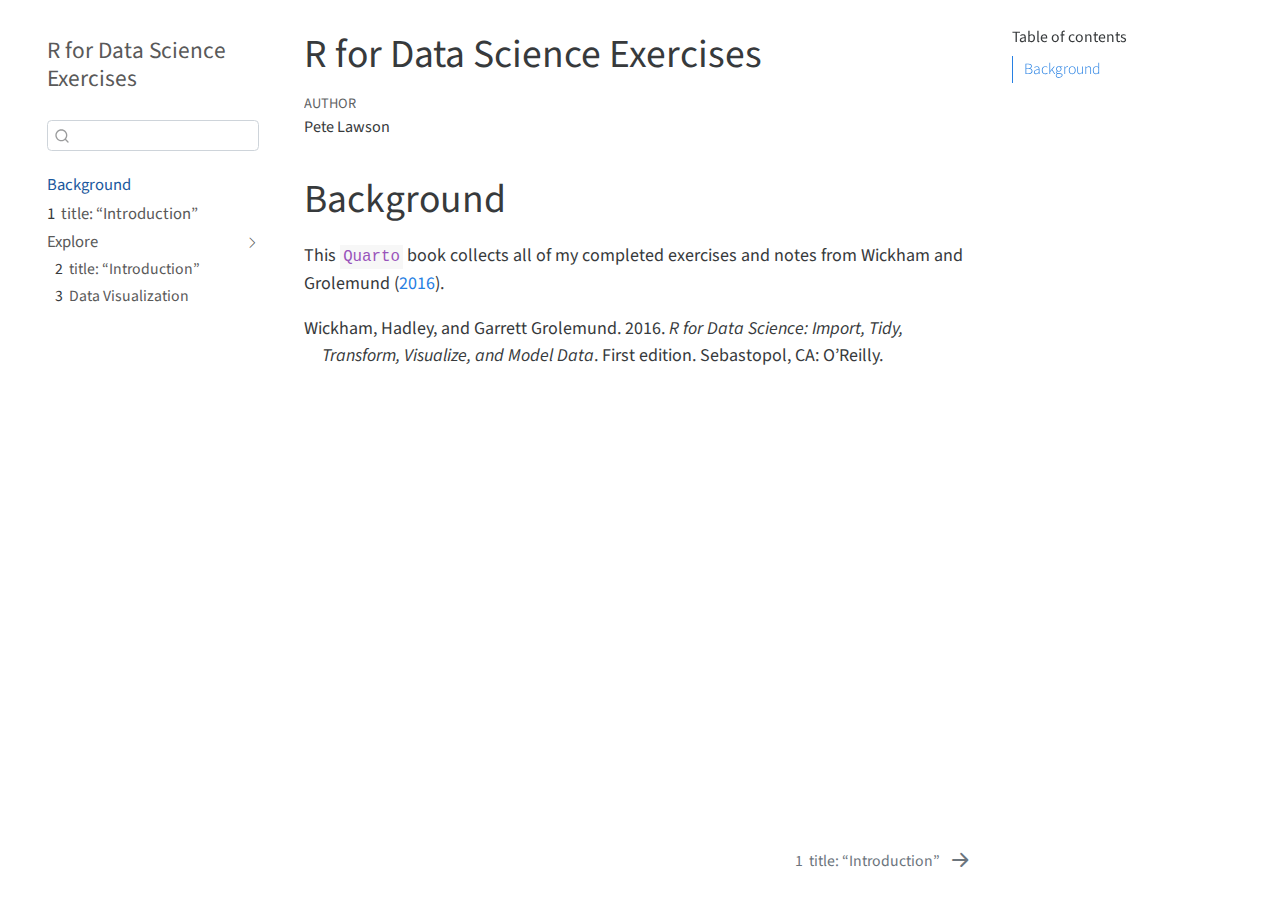
<file: docs/index.html>
<!DOCTYPE html>
<html xmlns="http://www.w3.org/1999/xhtml" lang="en" xml:lang="en"><head>

<meta charset="utf-8">
<meta name="generator" content="quarto-1.0.38">

<meta name="viewport" content="width=device-width, initial-scale=1.0, user-scalable=yes">

<meta name="author" content="Pete Lawson">

<title>R for Data Science Exercises</title>
<style>
code{white-space: pre-wrap;}
span.smallcaps{font-variant: small-caps;}
span.underline{text-decoration: underline;}
div.column{display: inline-block; vertical-align: top; width: 50%;}
div.hanging-indent{margin-left: 1.5em; text-indent: -1.5em;}
ul.task-list{list-style: none;}
div.csl-bib-body { }
div.csl-entry {
  clear: both;
}
.hanging div.csl-entry {
  margin-left:2em;
  text-indent:-2em;
}
div.csl-left-margin {
  min-width:2em;
  float:left;
}
div.csl-right-inline {
  margin-left:2em;
  padding-left:1em;
}
div.csl-indent {
  margin-left: 2em;
}
</style>


<script src="site_libs/quarto-nav/quarto-nav.js"></script>
<script src="site_libs/quarto-nav/headroom.min.js"></script>
<script src="site_libs/clipboard/clipboard.min.js"></script>
<script src="site_libs/quarto-search/autocomplete.umd.js"></script>
<script src="site_libs/quarto-search/fuse.min.js"></script>
<script src="site_libs/quarto-search/quarto-search.js"></script>
<meta name="quarto:offset" content="./">
<link href="./introduction.html" rel="next">
<script src="site_libs/quarto-html/quarto.js"></script>
<script src="site_libs/quarto-html/popper.min.js"></script>
<script src="site_libs/quarto-html/tippy.umd.min.js"></script>
<script src="site_libs/quarto-html/anchor.min.js"></script>
<link href="site_libs/quarto-html/tippy.css" rel="stylesheet">
<link href="site_libs/quarto-html/quarto-syntax-highlighting.css" rel="stylesheet" id="quarto-text-highlighting-styles">
<script src="site_libs/bootstrap/bootstrap.min.js"></script>
<link href="site_libs/bootstrap/bootstrap-icons.css" rel="stylesheet">
<link href="site_libs/bootstrap/bootstrap.min.css" rel="stylesheet" id="quarto-bootstrap" data-mode="light">
<script id="quarto-search-options" type="application/json">{
  "location": "sidebar",
  "copy-button": false,
  "collapse-after": 3,
  "panel-placement": "start",
  "type": "textbox",
  "limit": 20,
  "language": {
    "search-no-results-text": "No results",
    "search-matching-documents-text": "matching documents",
    "search-copy-link-title": "Copy link to search",
    "search-hide-matches-text": "Hide additional matches",
    "search-more-match-text": "more match in this document",
    "search-more-matches-text": "more matches in this document",
    "search-clear-button-title": "Clear",
    "search-detached-cancel-button-title": "Cancel",
    "search-submit-button-title": "Submit"
  }
}</script>


</head>

<body class="nav-sidebar floating">

<div id="quarto-search-results"></div>
  <header id="quarto-header" class="headroom fixed-top">
  <nav class="quarto-secondary-nav" data-bs-toggle="collapse" data-bs-target="#quarto-sidebar" aria-controls="quarto-sidebar" aria-expanded="false" aria-label="Toggle sidebar navigation" onclick="if (window.quartoToggleHeadroom) { window.quartoToggleHeadroom(); }">
    <div class="container-fluid d-flex justify-content-between">
      <h1 class="quarto-secondary-nav-title">R for Data Science Exercises</h1>
      <button type="button" class="quarto-btn-toggle btn" aria-label="Show secondary navigation">
        <i class="bi bi-chevron-right"></i>
      </button>
    </div>
  </nav>
</header>
<!-- content -->
<div id="quarto-content" class="quarto-container page-columns page-rows-contents page-layout-article">
<!-- sidebar -->
  <nav id="quarto-sidebar" class="sidebar collapse sidebar-navigation floating overflow-auto">
    <div class="pt-lg-2 mt-2 text-left sidebar-header">
    <div class="sidebar-title mb-0 py-0">
      <a href="./">R for Data Science Exercises</a> 
    </div>
      </div>
      <div class="mt-2 flex-shrink-0 align-items-center">
        <div class="sidebar-search">
        <div id="quarto-search" class="" title="Search"></div>
        </div>
      </div>
    <div class="sidebar-menu-container"> 
    <ul class="list-unstyled mt-1">
        <li class="sidebar-item">
  <div class="sidebar-item-container"> 
  <a href="./index.html" class="sidebar-item-text sidebar-link active">Background</a>
  </div>
</li>
        <li class="sidebar-item">
  <div class="sidebar-item-container"> 
  <a href="./introduction.html" class="sidebar-item-text sidebar-link"><span class="chapter-number">1</span>&nbsp; <span class="chapter-title">title: “Introduction”</span></a>
  </div>
</li>
        <li class="sidebar-item sidebar-item-section">
      <div class="sidebar-item-container"> 
            <a class="sidebar-item-text sidebar-link text-start" data-bs-toggle="collapse" data-bs-target="#quarto-sidebar-section-1" aria-expanded="true">Explore</a>
          <a class="sidebar-item-toggle text-start" data-bs-toggle="collapse" data-bs-target="#quarto-sidebar-section-1" aria-expanded="true">
            <i class="bi bi-chevron-right ms-2"></i>
          </a> 
      </div>
      <ul id="quarto-sidebar-section-1" class="collapse list-unstyled sidebar-section depth1 show">  
          <li class="sidebar-item">
  <div class="sidebar-item-container"> 
  <a href="./explore-introduction.html" class="sidebar-item-text sidebar-link"><span class="chapter-number">2</span>&nbsp; <span class="chapter-title">title: “Introduction”</span></a>
  </div>
</li>
          <li class="sidebar-item">
  <div class="sidebar-item-container"> 
  <a href="./data-visualization.html" class="sidebar-item-text sidebar-link"><span class="chapter-number">3</span>&nbsp; <span class="chapter-title">Data Visualization</span></a>
  </div>
</li>
      </ul>
  </li>
    </ul>
    </div>
</nav>
<!-- margin-sidebar -->
    <div id="quarto-margin-sidebar" class="sidebar margin-sidebar">
        <nav id="TOC" role="doc-toc">
    <h2 id="toc-title">Table of contents</h2>
   
  <ul>
  <li><a href="#background" id="toc-background" class="nav-link active" data-scroll-target="#background">Background</a></li>
  </ul>
</nav>
    </div>
<!-- main -->
<main class="content" id="quarto-document-content">

<header id="title-block-header" class="quarto-title-block default">
<div class="quarto-title">
<h1 class="title d-none d-lg-block">R for Data Science Exercises</h1>
</div>



<div class="quarto-title-meta">

    <div>
    <div class="quarto-title-meta-heading">Author</div>
    <div class="quarto-title-meta-contents">
             <p>Pete Lawson </p>
          </div>
  </div>
    
    
  </div>
  

</header>

<section id="background" class="level1 unnumbered">
<h1 class="unnumbered">Background</h1>
<p>This <code>Quarto</code> book collects all of my completed exercises and notes from <span class="citation" data-cites="wickham_r_2016">Wickham and Grolemund (<a href="index.html#ref-wickham_r_2016" role="doc-biblioref">2016</a>)</span>.</p>
<div id="refs" class="references csl-bib-body hanging-indent" role="doc-bibliography">
<div id="ref-wickham_r_2016" class="csl-entry" role="doc-biblioentry">
Wickham, Hadley, and Garrett Grolemund. 2016. <em>R for Data Science:
Import, Tidy, Transform, Visualize, and Model Data</em>. First edition.
Sebastopol, CA: O’Reilly.
</div>
</div>


</section>

</main> <!-- /main -->
<script id="quarto-html-after-body" type="application/javascript">
window.document.addEventListener("DOMContentLoaded", function (event) {
  const toggleBodyColorMode = (bsSheetEl) => {
    const mode = bsSheetEl.getAttribute("data-mode");
    const bodyEl = window.document.querySelector("body");
    if (mode === "dark") {
      bodyEl.classList.add("quarto-dark");
      bodyEl.classList.remove("quarto-light");
    } else {
      bodyEl.classList.add("quarto-light");
      bodyEl.classList.remove("quarto-dark");
    }
  }
  const toggleBodyColorPrimary = () => {
    const bsSheetEl = window.document.querySelector("link#quarto-bootstrap");
    if (bsSheetEl) {
      toggleBodyColorMode(bsSheetEl);
    }
  }
  toggleBodyColorPrimary();  
  const icon = "";
  const anchorJS = new window.AnchorJS();
  anchorJS.options = {
    placement: 'right',
    icon: icon
  };
  anchorJS.add('.anchored');
  const clipboard = new window.ClipboardJS('.code-copy-button', {
    target: function(trigger) {
      return trigger.previousElementSibling;
    }
  });
  clipboard.on('success', function(e) {
    // button target
    const button = e.trigger;
    // don't keep focus
    button.blur();
    // flash "checked"
    button.classList.add('code-copy-button-checked');
    var currentTitle = button.getAttribute("title");
    button.setAttribute("title", "Copied!");
    setTimeout(function() {
      button.setAttribute("title", currentTitle);
      button.classList.remove('code-copy-button-checked');
    }, 1000);
    // clear code selection
    e.clearSelection();
  });
  function tippyHover(el, contentFn) {
    const config = {
      allowHTML: true,
      content: contentFn,
      maxWidth: 500,
      delay: 100,
      arrow: false,
      appendTo: function(el) {
          return el.parentElement;
      },
      interactive: true,
      interactiveBorder: 10,
      theme: 'quarto',
      placement: 'bottom-start'
    };
    window.tippy(el, config); 
  }
  const noterefs = window.document.querySelectorAll('a[role="doc-noteref"]');
  for (var i=0; i<noterefs.length; i++) {
    const ref = noterefs[i];
    tippyHover(ref, function() {
      let href = ref.getAttribute('href');
      try { href = new URL(href).hash; } catch {}
      const id = href.replace(/^#\/?/, "");
      const note = window.document.getElementById(id);
      return note.innerHTML;
    });
  }
  var bibliorefs = window.document.querySelectorAll('a[role="doc-biblioref"]');
  for (var i=0; i<bibliorefs.length; i++) {
    const ref = bibliorefs[i];
    const cites = ref.parentNode.getAttribute('data-cites').split(' ');
    tippyHover(ref, function() {
      var popup = window.document.createElement('div');
      cites.forEach(function(cite) {
        var citeDiv = window.document.createElement('div');
        citeDiv.classList.add('hanging-indent');
        citeDiv.classList.add('csl-entry');
        var biblioDiv = window.document.getElementById('ref-' + cite);
        if (biblioDiv) {
          citeDiv.innerHTML = biblioDiv.innerHTML;
        }
        popup.appendChild(citeDiv);
      });
      return popup.innerHTML;
    });
  }
});
</script>
<nav class="page-navigation">
  <div class="nav-page nav-page-previous">
  </div>
  <div class="nav-page nav-page-next">
      <a href="./introduction.html" class="pagination-link">
        <span class="nav-page-text"><span class="chapter-number">1</span>&nbsp; <span class="chapter-title">title: “Introduction”</span></span> <i class="bi bi-arrow-right-short"></i>
      </a>
  </div>
</nav>
</div> <!-- /content -->



</body></html>
</file>
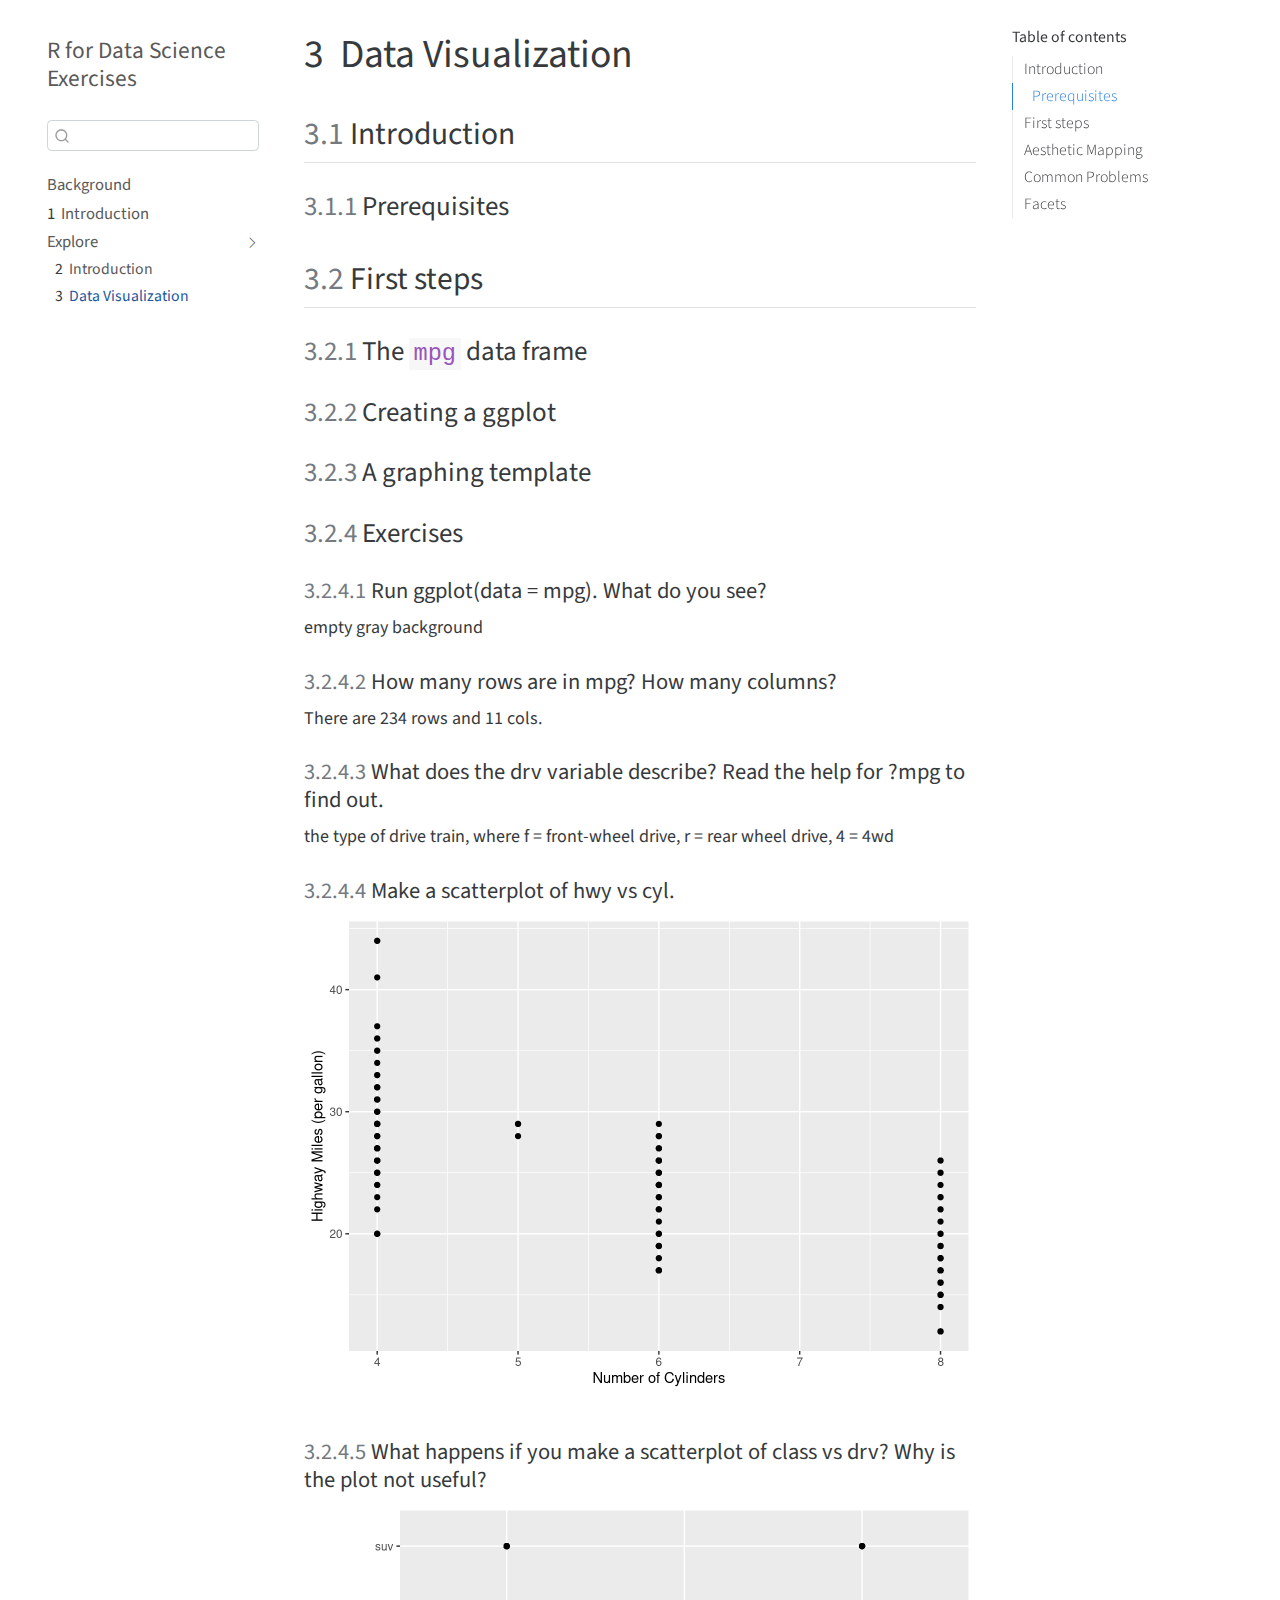
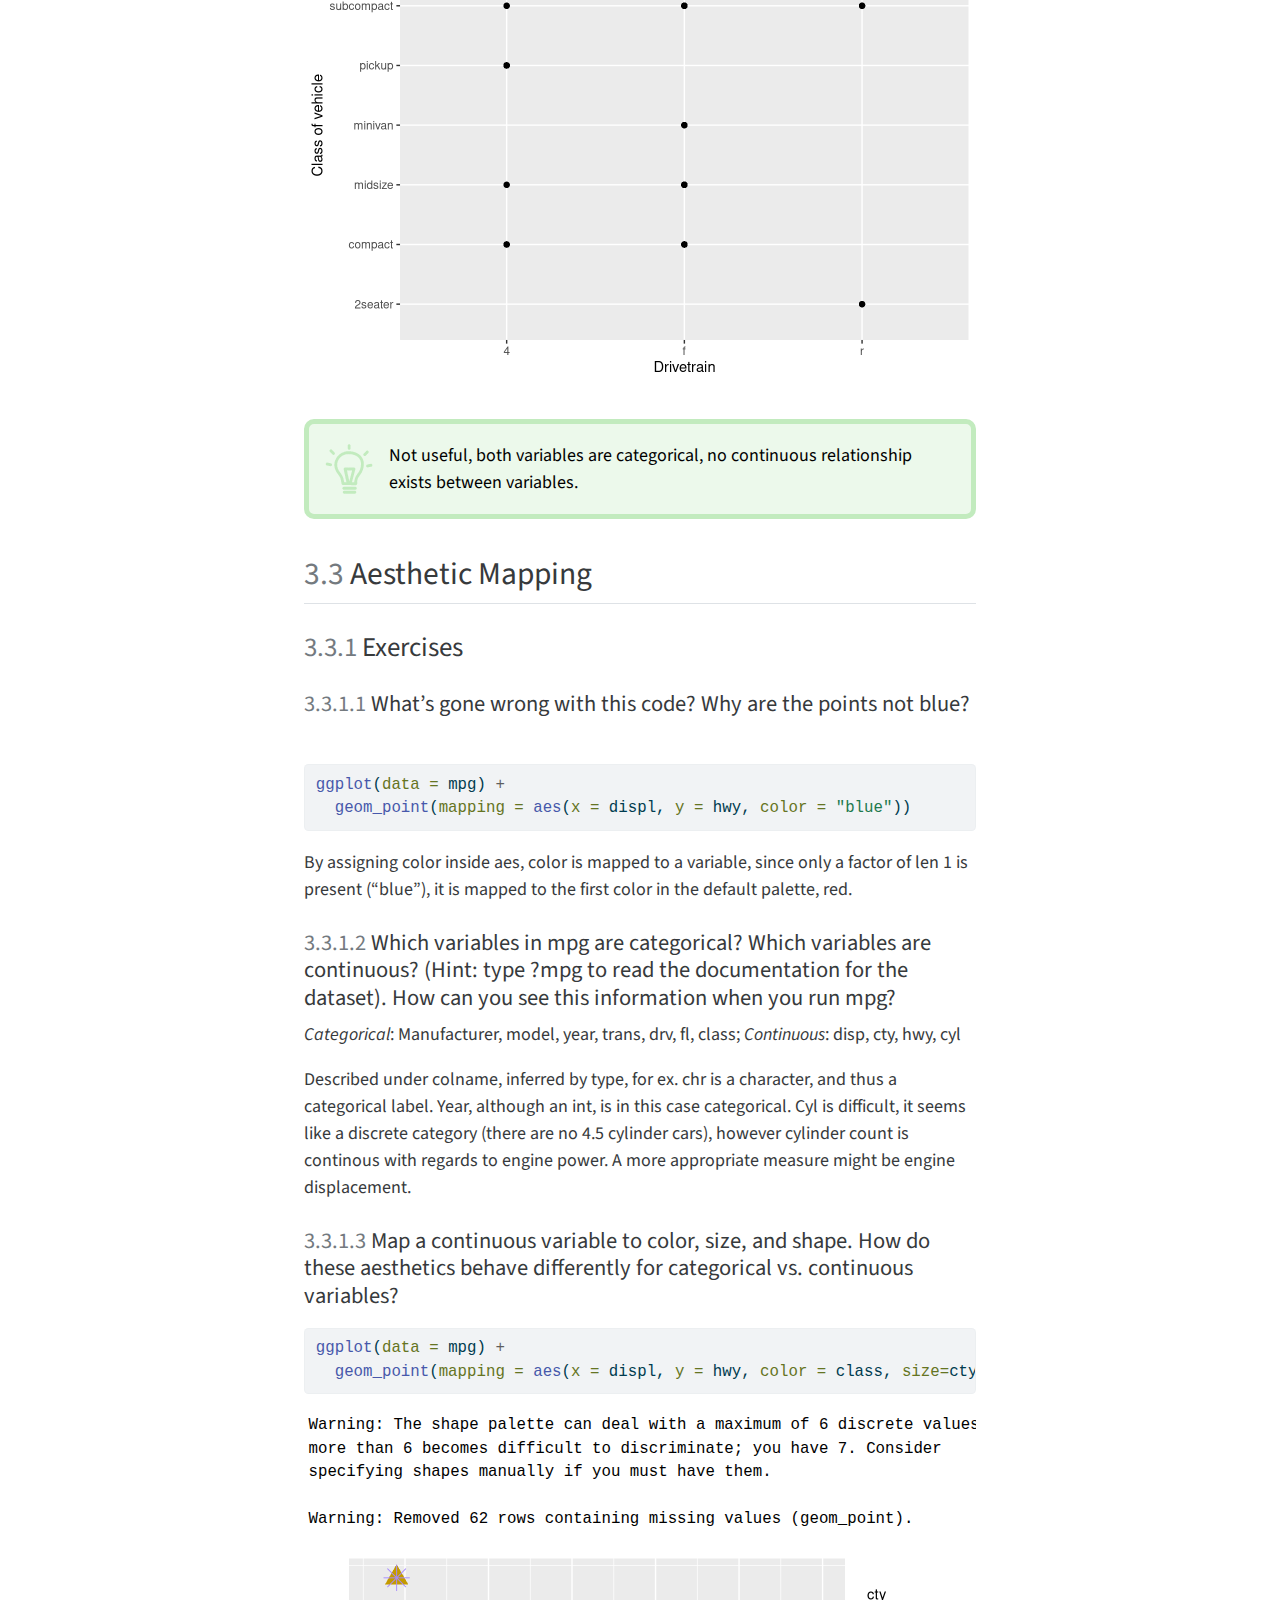
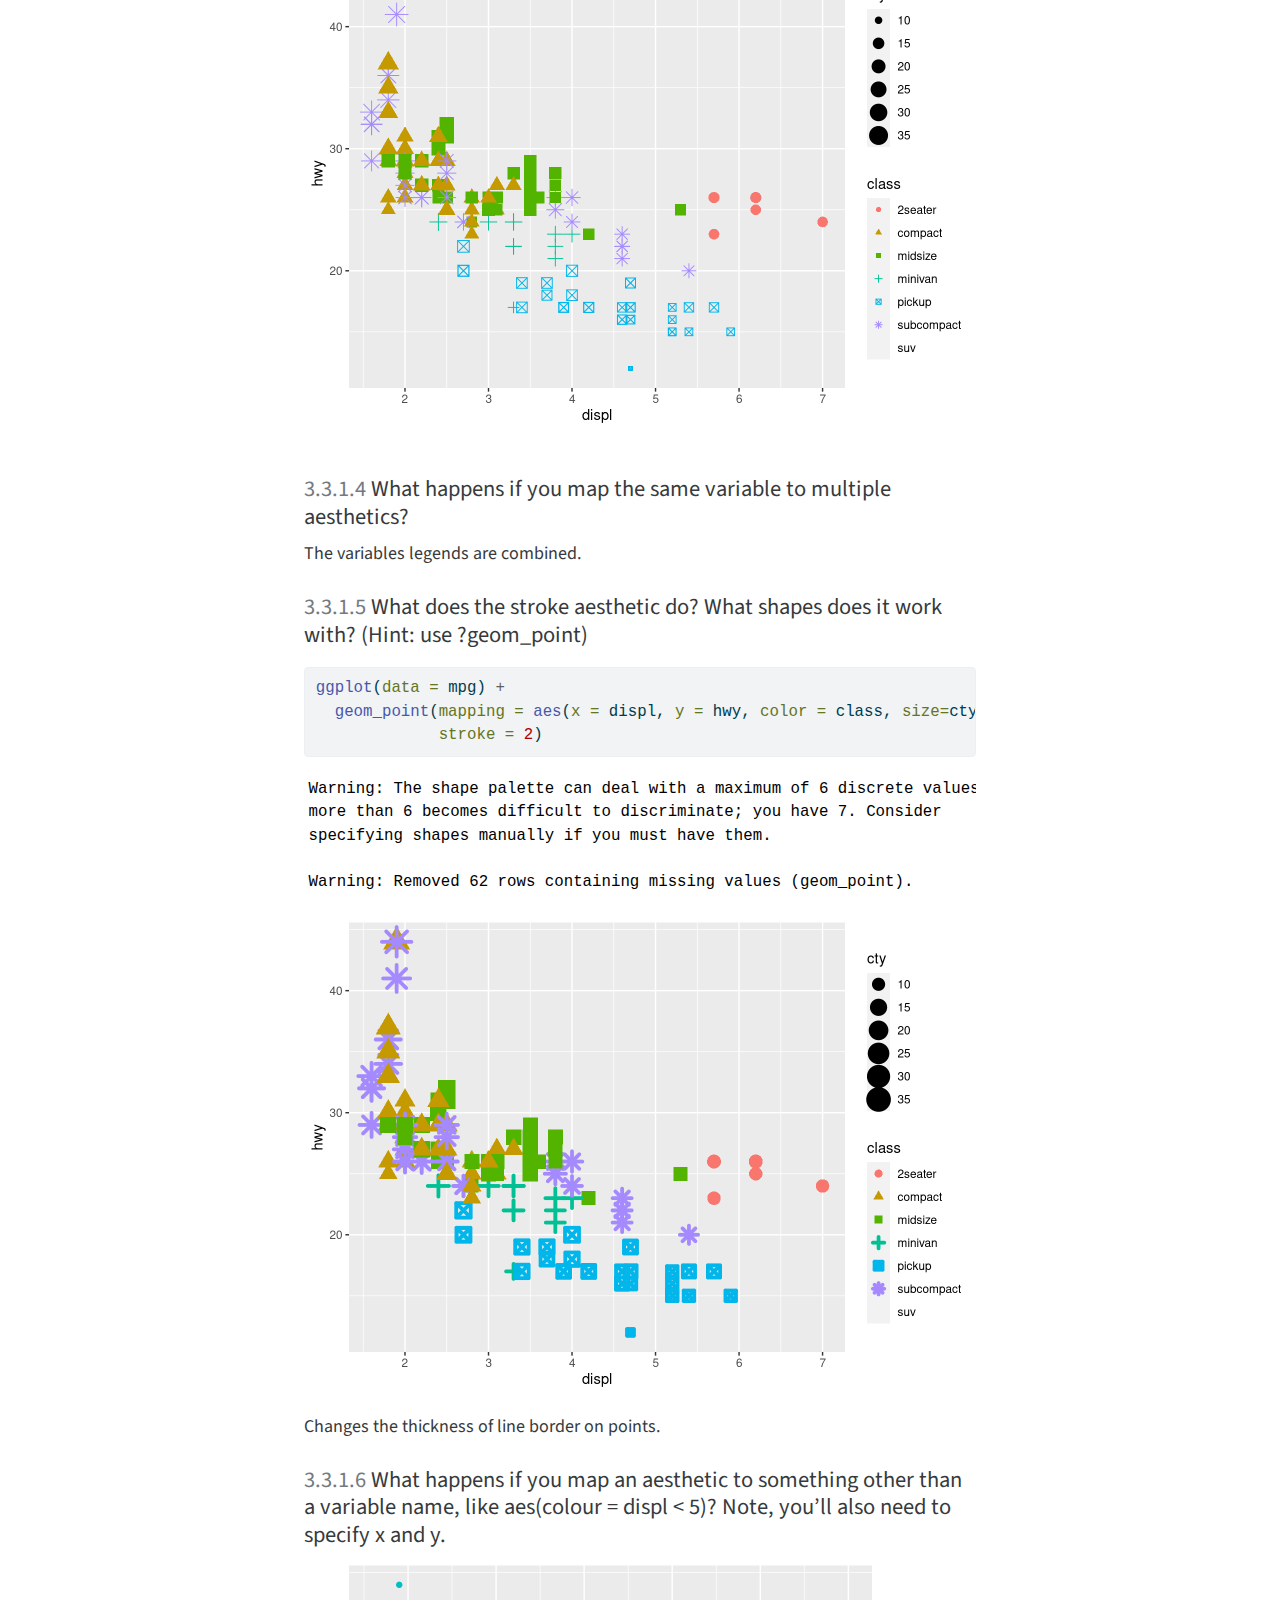
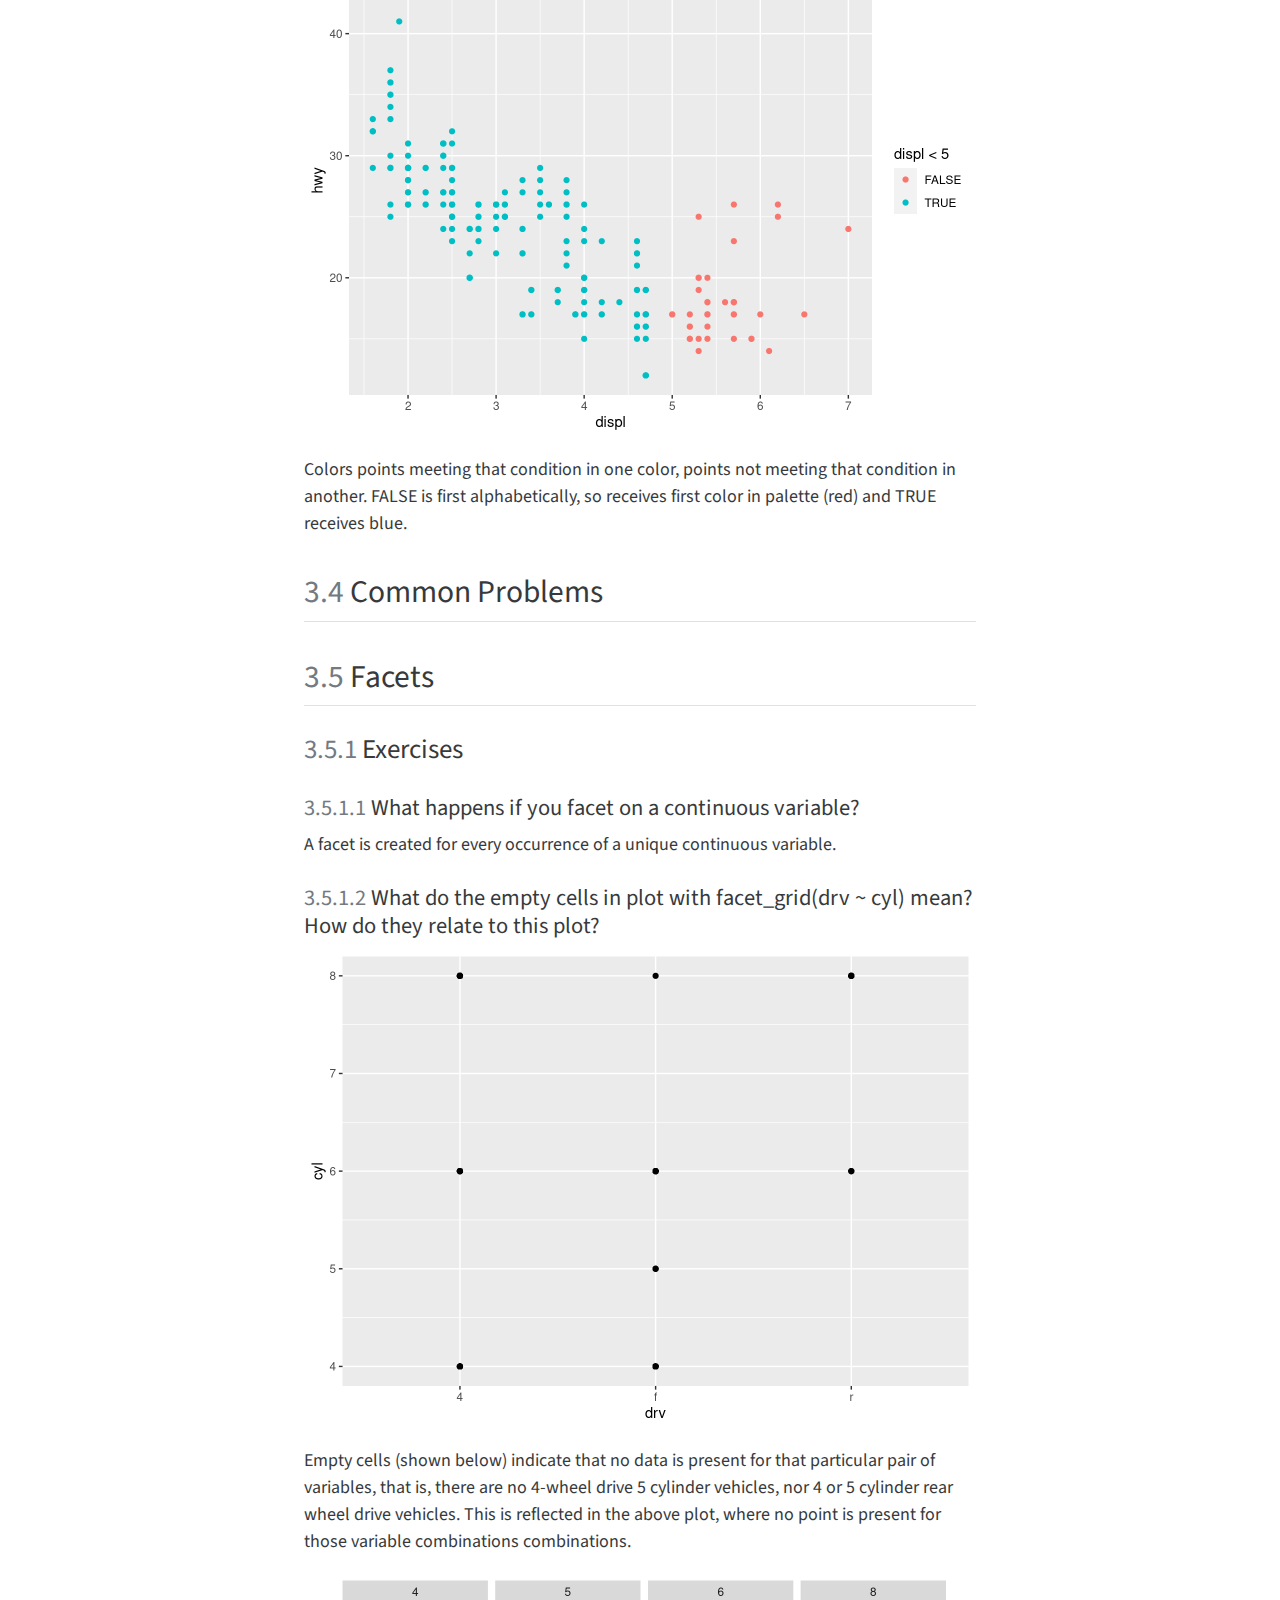
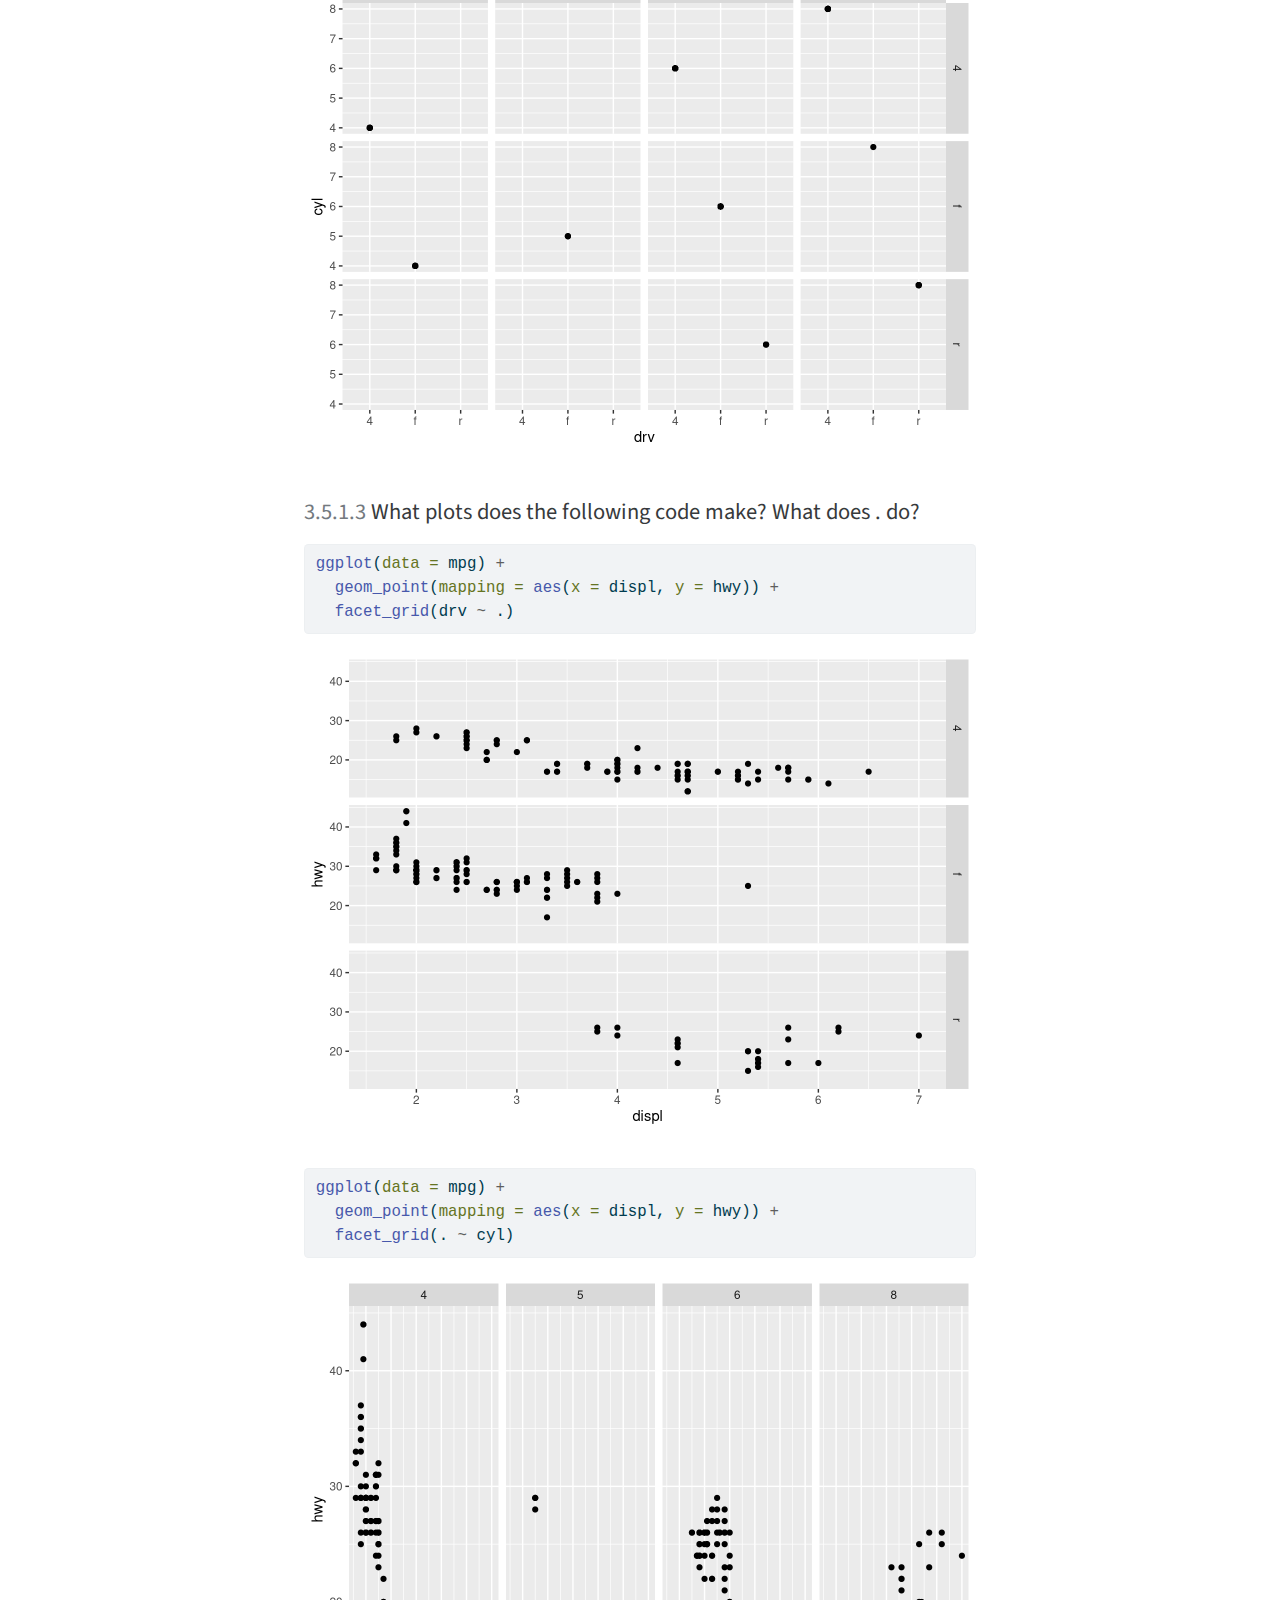
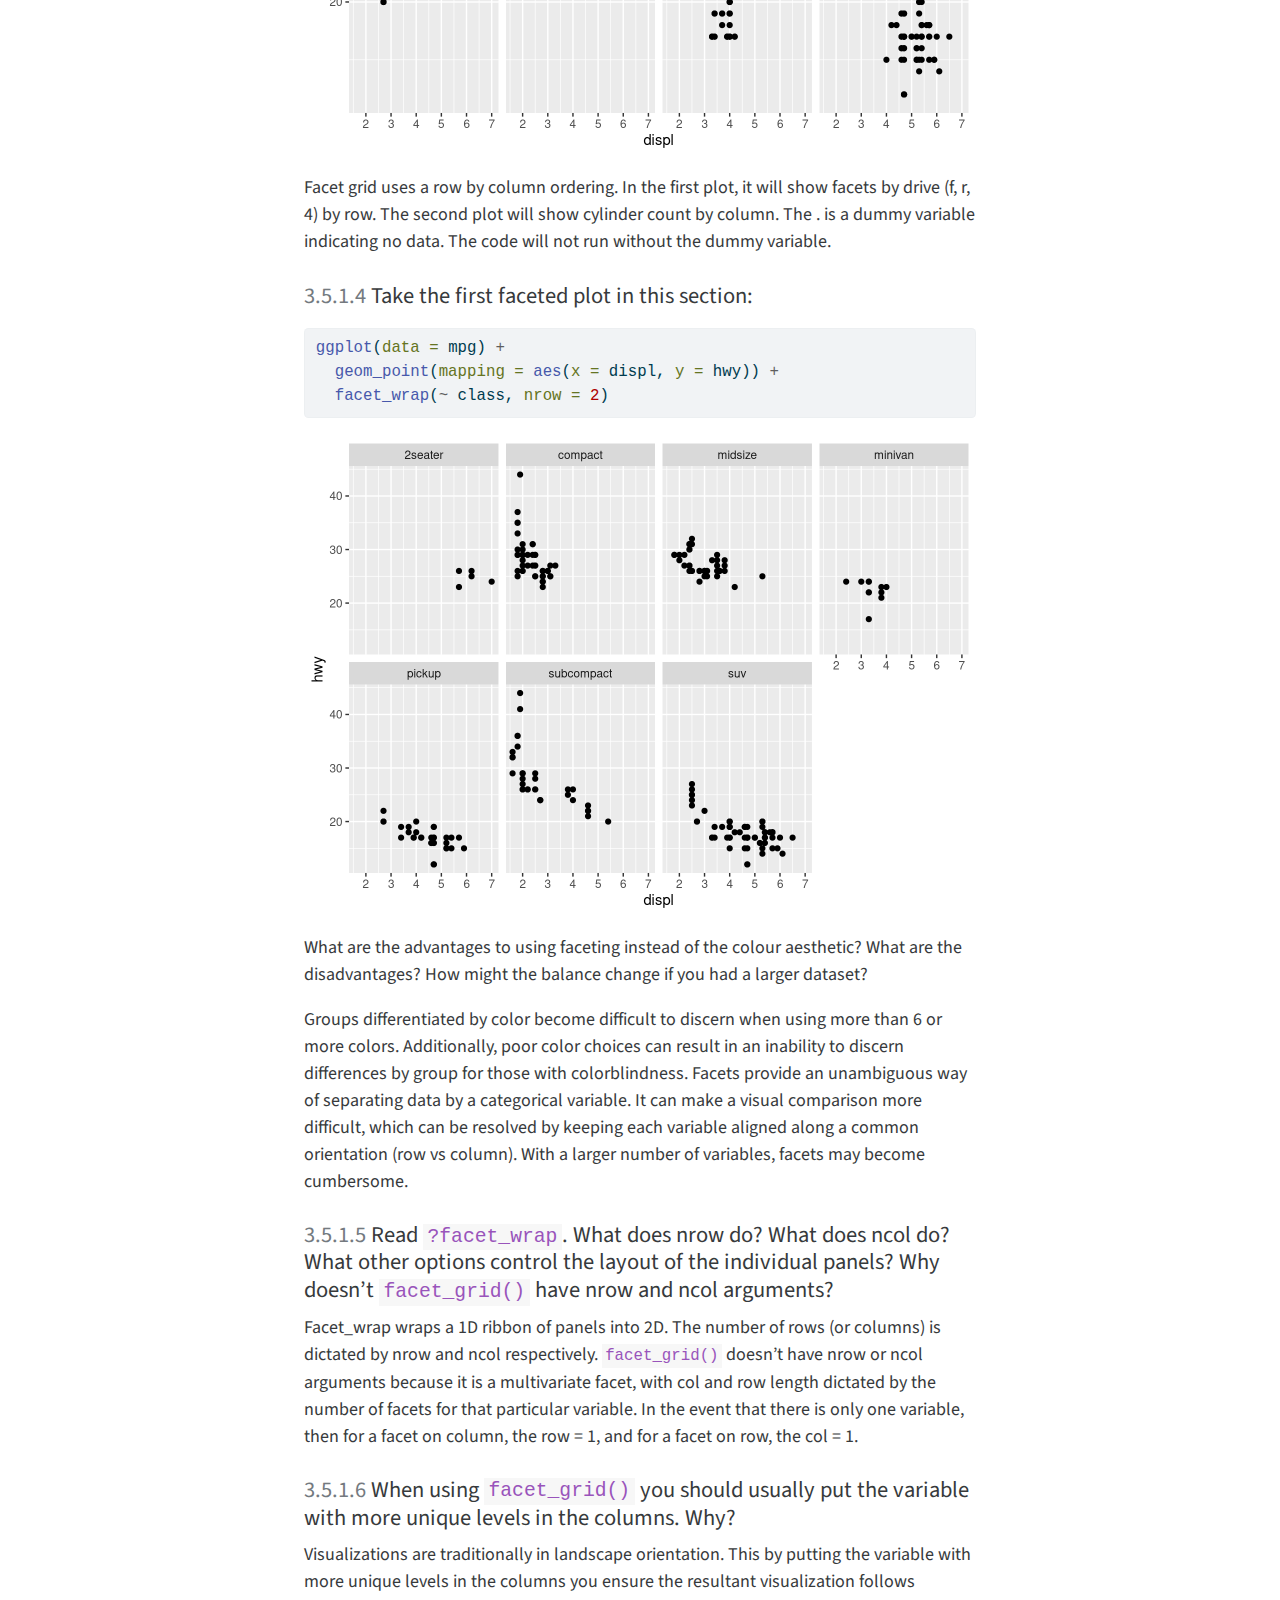
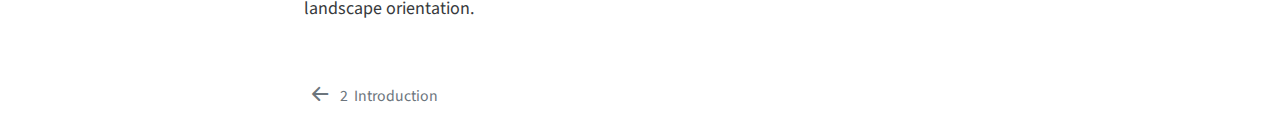
<file: docs/data-visualization.html>
<!DOCTYPE html>
<html xmlns="http://www.w3.org/1999/xhtml" lang="en" xml:lang="en"><head>

<meta charset="utf-8">
<meta name="generator" content="quarto-1.0.38">

<meta name="viewport" content="width=device-width, initial-scale=1.0, user-scalable=yes">


<title>R for Data Science Exercises - 3&nbsp; Data Visualization</title>
<style>
code{white-space: pre-wrap;}
span.smallcaps{font-variant: small-caps;}
span.underline{text-decoration: underline;}
div.column{display: inline-block; vertical-align: top; width: 50%;}
div.hanging-indent{margin-left: 1.5em; text-indent: -1.5em;}
ul.task-list{list-style: none;}
pre > code.sourceCode { white-space: pre; position: relative; }
pre > code.sourceCode > span { display: inline-block; line-height: 1.25; }
pre > code.sourceCode > span:empty { height: 1.2em; }
.sourceCode { overflow: visible; }
code.sourceCode > span { color: inherit; text-decoration: inherit; }
div.sourceCode { margin: 1em 0; }
pre.sourceCode { margin: 0; }
@media screen {
div.sourceCode { overflow: auto; }
}
@media print {
pre > code.sourceCode { white-space: pre-wrap; }
pre > code.sourceCode > span { text-indent: -5em; padding-left: 5em; }
}
pre.numberSource code
  { counter-reset: source-line 0; }
pre.numberSource code > span
  { position: relative; left: -4em; counter-increment: source-line; }
pre.numberSource code > span > a:first-child::before
  { content: counter(source-line);
    position: relative; left: -1em; text-align: right; vertical-align: baseline;
    border: none; display: inline-block;
    -webkit-touch-callout: none; -webkit-user-select: none;
    -khtml-user-select: none; -moz-user-select: none;
    -ms-user-select: none; user-select: none;
    padding: 0 4px; width: 4em;
    color: #aaaaaa;
  }
pre.numberSource { margin-left: 3em; border-left: 1px solid #aaaaaa;  padding-left: 4px; }
div.sourceCode
  {   }
@media screen {
pre > code.sourceCode > span > a:first-child::before { text-decoration: underline; }
}
code span.al { color: #ff0000; font-weight: bold; } /* Alert */
code span.an { color: #60a0b0; font-weight: bold; font-style: italic; } /* Annotation */
code span.at { color: #7d9029; } /* Attribute */
code span.bn { color: #40a070; } /* BaseN */
code span.bu { } /* BuiltIn */
code span.cf { color: #007020; font-weight: bold; } /* ControlFlow */
code span.ch { color: #4070a0; } /* Char */
code span.cn { color: #880000; } /* Constant */
code span.co { color: #60a0b0; font-style: italic; } /* Comment */
code span.cv { color: #60a0b0; font-weight: bold; font-style: italic; } /* CommentVar */
code span.do { color: #ba2121; font-style: italic; } /* Documentation */
code span.dt { color: #902000; } /* DataType */
code span.dv { color: #40a070; } /* DecVal */
code span.er { color: #ff0000; font-weight: bold; } /* Error */
code span.ex { } /* Extension */
code span.fl { color: #40a070; } /* Float */
code span.fu { color: #06287e; } /* Function */
code span.im { } /* Import */
code span.in { color: #60a0b0; font-weight: bold; font-style: italic; } /* Information */
code span.kw { color: #007020; font-weight: bold; } /* Keyword */
code span.op { color: #666666; } /* Operator */
code span.ot { color: #007020; } /* Other */
code span.pp { color: #bc7a00; } /* Preprocessor */
code span.sc { color: #4070a0; } /* SpecialChar */
code span.ss { color: #bb6688; } /* SpecialString */
code span.st { color: #4070a0; } /* String */
code span.va { color: #19177c; } /* Variable */
code span.vs { color: #4070a0; } /* VerbatimString */
code span.wa { color: #60a0b0; font-weight: bold; font-style: italic; } /* Warning */
</style>


<script src="site_libs/quarto-nav/quarto-nav.js"></script>
<script src="site_libs/quarto-nav/headroom.min.js"></script>
<script src="site_libs/clipboard/clipboard.min.js"></script>
<script src="site_libs/quarto-search/autocomplete.umd.js"></script>
<script src="site_libs/quarto-search/fuse.min.js"></script>
<script src="site_libs/quarto-search/quarto-search.js"></script>
<meta name="quarto:offset" content="./">
<link href="./explore-introduction.html" rel="prev">
<script src="site_libs/quarto-html/quarto.js"></script>
<script src="site_libs/quarto-html/popper.min.js"></script>
<script src="site_libs/quarto-html/tippy.umd.min.js"></script>
<script src="site_libs/quarto-html/anchor.min.js"></script>
<link href="site_libs/quarto-html/tippy.css" rel="stylesheet">
<link href="site_libs/quarto-html/quarto-syntax-highlighting.css" rel="stylesheet" id="quarto-text-highlighting-styles">
<script src="site_libs/bootstrap/bootstrap.min.js"></script>
<link href="site_libs/bootstrap/bootstrap-icons.css" rel="stylesheet">
<link href="site_libs/bootstrap/bootstrap.min.css" rel="stylesheet" id="quarto-bootstrap" data-mode="light">
<script id="quarto-search-options" type="application/json">{
  "location": "sidebar",
  "copy-button": false,
  "collapse-after": 3,
  "panel-placement": "start",
  "type": "textbox",
  "limit": 20,
  "language": {
    "search-no-results-text": "No results",
    "search-matching-documents-text": "matching documents",
    "search-copy-link-title": "Copy link to search",
    "search-hide-matches-text": "Hide additional matches",
    "search-more-match-text": "more match in this document",
    "search-more-matches-text": "more matches in this document",
    "search-clear-button-title": "Clear",
    "search-detached-cancel-button-title": "Cancel",
    "search-submit-button-title": "Submit"
  }
}</script>


<link rel="stylesheet" href="custom.css">
</head>

<body class="nav-sidebar floating">

<div id="quarto-search-results"></div>
  <header id="quarto-header" class="headroom fixed-top">
  <nav class="quarto-secondary-nav" data-bs-toggle="collapse" data-bs-target="#quarto-sidebar" aria-controls="quarto-sidebar" aria-expanded="false" aria-label="Toggle sidebar navigation" onclick="if (window.quartoToggleHeadroom) { window.quartoToggleHeadroom(); }">
    <div class="container-fluid d-flex justify-content-between">
      <h1 class="quarto-secondary-nav-title"><span class="chapter-number">3</span>&nbsp; <span class="chapter-title">Data Visualization</span></h1>
      <button type="button" class="quarto-btn-toggle btn" aria-label="Show secondary navigation">
        <i class="bi bi-chevron-right"></i>
      </button>
    </div>
  </nav>
</header>
<!-- content -->
<div id="quarto-content" class="quarto-container page-columns page-rows-contents page-layout-article">
<!-- sidebar -->
  <nav id="quarto-sidebar" class="sidebar collapse sidebar-navigation floating overflow-auto">
    <div class="pt-lg-2 mt-2 text-left sidebar-header">
    <div class="sidebar-title mb-0 py-0">
      <a href="./">R for Data Science Exercises</a> 
    </div>
      </div>
      <div class="mt-2 flex-shrink-0 align-items-center">
        <div class="sidebar-search">
        <div id="quarto-search" class="" title="Search"></div>
        </div>
      </div>
    <div class="sidebar-menu-container"> 
    <ul class="list-unstyled mt-1">
        <li class="sidebar-item">
  <div class="sidebar-item-container"> 
  <a href="./index.html" class="sidebar-item-text sidebar-link">Background</a>
  </div>
</li>
        <li class="sidebar-item">
  <div class="sidebar-item-container"> 
  <a href="./introduction.html" class="sidebar-item-text sidebar-link"><span class="chapter-number">1</span>&nbsp; <span class="chapter-title">Introduction</span></a>
  </div>
</li>
        <li class="sidebar-item sidebar-item-section">
      <div class="sidebar-item-container"> 
            <a class="sidebar-item-text sidebar-link text-start" data-bs-toggle="collapse" data-bs-target="#quarto-sidebar-section-1" aria-expanded="true">Explore</a>
          <a class="sidebar-item-toggle text-start" data-bs-toggle="collapse" data-bs-target="#quarto-sidebar-section-1" aria-expanded="true">
            <i class="bi bi-chevron-right ms-2"></i>
          </a> 
      </div>
      <ul id="quarto-sidebar-section-1" class="collapse list-unstyled sidebar-section depth1 show">  
          <li class="sidebar-item">
  <div class="sidebar-item-container"> 
  <a href="./explore-introduction.html" class="sidebar-item-text sidebar-link"><span class="chapter-number">2</span>&nbsp; <span class="chapter-title">Introduction</span></a>
  </div>
</li>
          <li class="sidebar-item">
  <div class="sidebar-item-container"> 
  <a href="./data-visualization.html" class="sidebar-item-text sidebar-link active"><span class="chapter-number">3</span>&nbsp; <span class="chapter-title">Data Visualization</span></a>
  </div>
</li>
      </ul>
  </li>
    </ul>
    </div>
</nav>
<!-- margin-sidebar -->
    <div id="quarto-margin-sidebar" class="sidebar margin-sidebar">
        <nav id="TOC" role="doc-toc">
    <h2 id="toc-title">Table of contents</h2>
   
  <ul>
  <li><a href="#introduction" id="toc-introduction" class="nav-link active" data-scroll-target="#introduction"> <span class="header-section-number">3.1</span> Introduction</a>
  <ul class="collapse">
  <li><a href="#prerequisites" id="toc-prerequisites" class="nav-link" data-scroll-target="#prerequisites"> <span class="header-section-number">3.1.1</span> Prerequisites</a></li>
  </ul></li>
  <li><a href="#first-steps" id="toc-first-steps" class="nav-link" data-scroll-target="#first-steps"> <span class="header-section-number">3.2</span> First steps</a>
  <ul class="collapse">
  <li><a href="#the-mpg-data-frame" id="toc-the-mpg-data-frame" class="nav-link" data-scroll-target="#the-mpg-data-frame"> <span class="header-section-number">3.2.1</span> The <code>mpg</code> data frame</a></li>
  <li><a href="#creating-a-ggplot" id="toc-creating-a-ggplot" class="nav-link" data-scroll-target="#creating-a-ggplot"> <span class="header-section-number">3.2.2</span> Creating a ggplot</a></li>
  <li><a href="#a-graphing-template" id="toc-a-graphing-template" class="nav-link" data-scroll-target="#a-graphing-template"> <span class="header-section-number">3.2.3</span> A graphing template</a></li>
  <li><a href="#exercises" id="toc-exercises" class="nav-link" data-scroll-target="#exercises"> <span class="header-section-number">3.2.4</span> Exercises</a></li>
  </ul></li>
  <li><a href="#aesthetic-mapping" id="toc-aesthetic-mapping" class="nav-link" data-scroll-target="#aesthetic-mapping"> <span class="header-section-number">3.3</span> Aesthetic Mapping</a>
  <ul class="collapse">
  <li><a href="#exercises-1" id="toc-exercises-1" class="nav-link" data-scroll-target="#exercises-1"> <span class="header-section-number">3.3.1</span> Exercises</a></li>
  </ul></li>
  <li><a href="#common-problems" id="toc-common-problems" class="nav-link" data-scroll-target="#common-problems"> <span class="header-section-number">3.4</span> Common Problems</a></li>
  <li><a href="#facets" id="toc-facets" class="nav-link" data-scroll-target="#facets"> <span class="header-section-number">3.5</span> Facets</a>
  <ul class="collapse">
  <li><a href="#exercises-2" id="toc-exercises-2" class="nav-link" data-scroll-target="#exercises-2"> <span class="header-section-number">3.5.1</span> Exercises</a></li>
  </ul></li>
  </ul>
</nav>
    </div>
<!-- main -->
<main class="content" id="quarto-document-content">

<header id="title-block-header" class="quarto-title-block default">
<div class="quarto-title">
<h1 class="title d-none d-lg-block"><span class="chapter-number">3</span>&nbsp; <span class="chapter-title">Data Visualization</span></h1>
</div>



<div class="quarto-title-meta">

    
    
  </div>
  

</header>

<section id="introduction" class="level2" data-number="3.1">
<h2 data-number="3.1" class="anchored" data-anchor-id="introduction"><span class="header-section-number">3.1</span> Introduction</h2>
<section id="prerequisites" class="level3" data-number="3.1.1">
<h3 data-number="3.1.1" class="anchored" data-anchor-id="prerequisites"><span class="header-section-number">3.1.1</span> Prerequisites</h3>
</section>
</section>
<section id="first-steps" class="level2" data-number="3.2">
<h2 data-number="3.2" class="anchored" data-anchor-id="first-steps"><span class="header-section-number">3.2</span> First steps</h2>
<section id="the-mpg-data-frame" class="level3" data-number="3.2.1">
<h3 data-number="3.2.1" class="anchored" data-anchor-id="the-mpg-data-frame"><span class="header-section-number">3.2.1</span> The <code>mpg</code> data frame</h3>
</section>
<section id="creating-a-ggplot" class="level3" data-number="3.2.2">
<h3 data-number="3.2.2" class="anchored" data-anchor-id="creating-a-ggplot"><span class="header-section-number">3.2.2</span> Creating a ggplot</h3>
</section>
<section id="a-graphing-template" class="level3" data-number="3.2.3">
<h3 data-number="3.2.3" class="anchored" data-anchor-id="a-graphing-template"><span class="header-section-number">3.2.3</span> A graphing template</h3>
</section>
<section id="exercises" class="level3" data-number="3.2.4">
<h3 data-number="3.2.4" class="anchored" data-anchor-id="exercises"><span class="header-section-number">3.2.4</span> Exercises</h3>
<section id="run-ggplotdata-mpg.-what-do-you-see" class="level4" data-number="3.2.4.1">
<h4 data-number="3.2.4.1" class="anchored" data-anchor-id="run-ggplotdata-mpg.-what-do-you-see"><span class="header-section-number">3.2.4.1</span> Run ggplot(data = mpg). What do you see?</h4>
<p>empty gray background</p>
</section>
<section id="how-many-rows-are-in-mpg-how-many-columns" class="level4" data-number="3.2.4.2">
<h4 data-number="3.2.4.2" class="anchored" data-anchor-id="how-many-rows-are-in-mpg-how-many-columns"><span class="header-section-number">3.2.4.2</span> How many rows are in mpg? How many columns?</h4>
<p>There are 234 rows and 11 cols.</p>
</section>
<section id="what-does-the-drv-variable-describe-read-the-help-for-mpg-to-find-out." class="level4" data-number="3.2.4.3">
<h4 data-number="3.2.4.3" class="anchored" data-anchor-id="what-does-the-drv-variable-describe-read-the-help-for-mpg-to-find-out."><span class="header-section-number">3.2.4.3</span> What does the drv variable describe? Read the help for ?mpg to find out.</h4>
<p>the type of drive train, where f = front-wheel drive, r = rear wheel drive, 4 = 4wd</p>
</section>
<section id="make-a-scatterplot-of-hwy-vs-cyl." class="level4" data-number="3.2.4.4">
<h4 data-number="3.2.4.4" class="anchored" data-anchor-id="make-a-scatterplot-of-hwy-vs-cyl."><span class="header-section-number">3.2.4.4</span> Make a scatterplot of hwy vs cyl.</h4>
<div class="cell">
<div class="cell-output-display">
<p><img src="data-visualization_files/figure-html/scatter-1.png" class="img-fluid" width="672"></p>
</div>
</div>
</section>
<section id="what-happens-if-you-make-a-scatterplot-of-class-vs-drv-why-is-the-plot-not-useful" class="level4" data-number="3.2.4.5">
<h4 data-number="3.2.4.5" class="anchored" data-anchor-id="what-happens-if-you-make-a-scatterplot-of-class-vs-drv-why-is-the-plot-not-useful"><span class="header-section-number">3.2.4.5</span> What happens if you make a scatterplot of class vs drv? Why is the plot not useful?</h4>
<div class="cell">
<div class="cell-output-display">
<p><img src="data-visualization_files/figure-html/scatter-class-drv-1.png" class="img-fluid" width="672"></p>
</div>
</div>
<div class="solve">
Not useful, both variables are categorical, no continuous relationship exists between variables.
</div>
</section>
</section>
</section>
<section id="aesthetic-mapping" class="level2" data-number="3.3">
<h2 data-number="3.3" class="anchored" data-anchor-id="aesthetic-mapping"><span class="header-section-number">3.3</span> Aesthetic Mapping</h2>
<section id="exercises-1" class="level3" data-number="3.3.1">
<h3 data-number="3.3.1" class="anchored" data-anchor-id="exercises-1"><span class="header-section-number">3.3.1</span> Exercises</h3>
<section id="whats-gone-wrong-with-this-code-why-are-the-points-not-blue" class="level4" data-number="3.3.1.1">
<h4 data-number="3.3.1.1" class="anchored" data-anchor-id="whats-gone-wrong-with-this-code-why-are-the-points-not-blue"><span class="header-section-number">3.3.1.1</span> What’s gone wrong with this code? Why are the points not blue?</h4>
<div class="cell">
<div class="sourceCode cell-code" id="cb1"><pre class="sourceCode r code-with-copy"><code class="sourceCode r"><span id="cb1-1"><a href="#cb1-1" aria-hidden="true" tabindex="-1"></a><span class="fu">ggplot</span>(<span class="at">data =</span> mpg) <span class="sc">+</span> </span>
<span id="cb1-2"><a href="#cb1-2" aria-hidden="true" tabindex="-1"></a>  <span class="fu">geom_point</span>(<span class="at">mapping =</span> <span class="fu">aes</span>(<span class="at">x =</span> displ, <span class="at">y =</span> hwy, <span class="at">color =</span> <span class="st">"blue"</span>))</span></code><button title="Copy to Clipboard" class="code-copy-button"><i class="bi"></i></button></pre></div>
</div>
<p>By assigning color inside aes, color is mapped to a variable, since only a factor of len 1 is present (“blue”), it is mapped to the first color in the default palette, red.</p>
</section>
<section id="which-variables-in-mpg-are-categorical-which-variables-are-continuous-hint-type-mpg-to-read-the-documentation-for-the-dataset.-how-can-you-see-this-information-when-you-run-mpg" class="level4" data-number="3.3.1.2">
<h4 data-number="3.3.1.2" class="anchored" data-anchor-id="which-variables-in-mpg-are-categorical-which-variables-are-continuous-hint-type-mpg-to-read-the-documentation-for-the-dataset.-how-can-you-see-this-information-when-you-run-mpg"><span class="header-section-number">3.3.1.2</span> Which variables in mpg are categorical? Which variables are continuous? (Hint: type ?mpg to read the documentation for the dataset). How can you see this information when you run mpg?</h4>
<p><em>Categorical</em>: Manufacturer, model, year, trans, drv, fl, class; <em>Continuous</em>: disp, cty, hwy, cyl</p>
<p>Described under colname, inferred by type, for ex. chr is a character, and thus a categorical label. Year, although an int, is in this case categorical. Cyl is difficult, it seems like a discrete category (there are no 4.5 cylinder cars), however cylinder count is continous with regards to engine power. A more appropriate measure might be engine displacement.</p>
</section>
<section id="map-a-continuous-variable-to-color-size-and-shape.-how-do-these-aesthetics-behave-differently-for-categorical-vs.-continuous-variables" class="level4" data-number="3.3.1.3">
<h4 data-number="3.3.1.3" class="anchored" data-anchor-id="map-a-continuous-variable-to-color-size-and-shape.-how-do-these-aesthetics-behave-differently-for-categorical-vs.-continuous-variables"><span class="header-section-number">3.3.1.3</span> Map a continuous variable to color, size, and shape. How do these aesthetics behave differently for categorical vs.&nbsp;continuous variables?</h4>
<div class="cell">
<div class="sourceCode cell-code" id="cb2"><pre class="sourceCode r code-with-copy"><code class="sourceCode r"><span id="cb2-1"><a href="#cb2-1" aria-hidden="true" tabindex="-1"></a><span class="fu">ggplot</span>(<span class="at">data =</span> mpg) <span class="sc">+</span> </span>
<span id="cb2-2"><a href="#cb2-2" aria-hidden="true" tabindex="-1"></a>  <span class="fu">geom_point</span>(<span class="at">mapping =</span> <span class="fu">aes</span>(<span class="at">x =</span> displ, <span class="at">y =</span> hwy, <span class="at">color =</span> class, <span class="at">size=</span>cty, <span class="at">shape =</span> class))</span></code><button title="Copy to Clipboard" class="code-copy-button"><i class="bi"></i></button></pre></div>
<div class="cell-output cell-output-stderr">
<pre><code>Warning: The shape palette can deal with a maximum of 6 discrete values because
more than 6 becomes difficult to discriminate; you have 7. Consider
specifying shapes manually if you must have them.</code></pre>
</div>
<div class="cell-output cell-output-stderr">
<pre><code>Warning: Removed 62 rows containing missing values (geom_point).</code></pre>
</div>
<div class="cell-output-display">
<p><img src="data-visualization_files/figure-html/map-explore-1.png" class="img-fluid" width="672"></p>
</div>
</div>
</section>
<section id="what-happens-if-you-map-the-same-variable-to-multiple-aesthetics" class="level4" data-number="3.3.1.4">
<h4 data-number="3.3.1.4" class="anchored" data-anchor-id="what-happens-if-you-map-the-same-variable-to-multiple-aesthetics"><span class="header-section-number">3.3.1.4</span> What happens if you map the same variable to multiple aesthetics?</h4>
<p>The variables legends are combined.</p>
</section>
<section id="what-does-the-stroke-aesthetic-do-what-shapes-does-it-work-with-hint-use-geom_point" class="level4" data-number="3.3.1.5">
<h4 data-number="3.3.1.5" class="anchored" data-anchor-id="what-does-the-stroke-aesthetic-do-what-shapes-does-it-work-with-hint-use-geom_point"><span class="header-section-number">3.3.1.5</span> What does the stroke aesthetic do? What shapes does it work with? (Hint: use ?geom_point)</h4>
<div class="cell">
<div class="sourceCode cell-code" id="cb5"><pre class="sourceCode r code-with-copy"><code class="sourceCode r"><span id="cb5-1"><a href="#cb5-1" aria-hidden="true" tabindex="-1"></a><span class="fu">ggplot</span>(<span class="at">data =</span> mpg) <span class="sc">+</span> </span>
<span id="cb5-2"><a href="#cb5-2" aria-hidden="true" tabindex="-1"></a>  <span class="fu">geom_point</span>(<span class="at">mapping =</span> <span class="fu">aes</span>(<span class="at">x =</span> displ, <span class="at">y =</span> hwy, <span class="at">color =</span> class, <span class="at">size=</span>cty, <span class="at">shape =</span> class),</span>
<span id="cb5-3"><a href="#cb5-3" aria-hidden="true" tabindex="-1"></a>             <span class="at">stroke =</span> <span class="dv">2</span>)</span></code><button title="Copy to Clipboard" class="code-copy-button"><i class="bi"></i></button></pre></div>
<div class="cell-output cell-output-stderr">
<pre><code>Warning: The shape palette can deal with a maximum of 6 discrete values because
more than 6 becomes difficult to discriminate; you have 7. Consider
specifying shapes manually if you must have them.</code></pre>
</div>
<div class="cell-output cell-output-stderr">
<pre><code>Warning: Removed 62 rows containing missing values (geom_point).</code></pre>
</div>
<div class="cell-output-display">
<p><img src="data-visualization_files/figure-html/stroke-1.png" class="img-fluid" width="672"></p>
</div>
</div>
<p>Changes the thickness of line border on points.</p>
</section>
<section id="what-happens-if-you-map-an-aesthetic-to-something-other-than-a-variable-name-like-aescolour-displ-5-note-youll-also-need-to-specify-x-and-y." class="level4" data-number="3.3.1.6">
<h4 data-number="3.3.1.6" class="anchored" data-anchor-id="what-happens-if-you-map-an-aesthetic-to-something-other-than-a-variable-name-like-aescolour-displ-5-note-youll-also-need-to-specify-x-and-y."><span class="header-section-number">3.3.1.6</span> What happens if you map an aesthetic to something other than a variable name, like aes(colour = displ &lt; 5)? Note, you’ll also need to specify x and y.</h4>
<div class="cell">
<div class="cell-output-display">
<p><img src="data-visualization_files/figure-html/conditional-map-1.png" class="img-fluid" width="672"></p>
</div>
</div>
<p>Colors points meeting that condition in one color, points not meeting that condition in another. FALSE is first alphabetically, so receives first color in palette (red) and TRUE receives blue.</p>
</section>
</section>
</section>
<section id="common-problems" class="level2" data-number="3.4">
<h2 data-number="3.4" class="anchored" data-anchor-id="common-problems"><span class="header-section-number">3.4</span> Common Problems</h2>
</section>
<section id="facets" class="level2" data-number="3.5">
<h2 data-number="3.5" class="anchored" data-anchor-id="facets"><span class="header-section-number">3.5</span> Facets</h2>
<section id="exercises-2" class="level3" data-number="3.5.1">
<h3 data-number="3.5.1" class="anchored" data-anchor-id="exercises-2"><span class="header-section-number">3.5.1</span> Exercises</h3>
<section id="what-happens-if-you-facet-on-a-continuous-variable" class="level4" data-number="3.5.1.1">
<h4 data-number="3.5.1.1" class="anchored" data-anchor-id="what-happens-if-you-facet-on-a-continuous-variable"><span class="header-section-number">3.5.1.1</span> What happens if you facet on a continuous variable?</h4>
<p>A facet is created for every occurrence of a unique continuous variable.</p>
</section>
<section id="what-do-the-empty-cells-in-plot-with-facet_griddrv-cyl-mean-how-do-they-relate-to-this-plot" class="level4" data-number="3.5.1.2">
<h4 data-number="3.5.1.2" class="anchored" data-anchor-id="what-do-the-empty-cells-in-plot-with-facet_griddrv-cyl-mean-how-do-they-relate-to-this-plot"><span class="header-section-number">3.5.1.2</span> What do the empty cells in plot with facet_grid(drv ~ cyl) mean? How do they relate to this plot?</h4>
<div class="cell">
<div class="cell-output-display">
<p><img src="data-visualization_files/figure-html/no-facet-grid-1.png" class="img-fluid" width="672"></p>
</div>
</div>
<p>Empty cells (shown below) indicate that no data is present for that particular pair of variables, that is, there are no 4-wheel drive 5 cylinder vehicles, nor 4 or 5 cylinder rear wheel drive vehicles. This is reflected in the above plot, where no point is present for those variable combinations combinations.</p>
<div class="cell">
<div class="cell-output-display">
<p><img src="data-visualization_files/figure-html/facet-grid-1.png" class="img-fluid" width="672"></p>
</div>
</div>
</section>
<section id="what-plots-does-the-following-code-make-what-does-.-do" class="level4" data-number="3.5.1.3">
<h4 data-number="3.5.1.3" class="anchored" data-anchor-id="what-plots-does-the-following-code-make-what-does-.-do"><span class="header-section-number">3.5.1.3</span> What plots does the following code make? What does . do?</h4>
<div class="cell" data-execute="false">
<div class="sourceCode cell-code" id="cb8"><pre class="sourceCode r code-with-copy"><code class="sourceCode r"><span id="cb8-1"><a href="#cb8-1" aria-hidden="true" tabindex="-1"></a><span class="fu">ggplot</span>(<span class="at">data =</span> mpg) <span class="sc">+</span> </span>
<span id="cb8-2"><a href="#cb8-2" aria-hidden="true" tabindex="-1"></a>  <span class="fu">geom_point</span>(<span class="at">mapping =</span> <span class="fu">aes</span>(<span class="at">x =</span> displ, <span class="at">y =</span> hwy)) <span class="sc">+</span></span>
<span id="cb8-3"><a href="#cb8-3" aria-hidden="true" tabindex="-1"></a>  <span class="fu">facet_grid</span>(drv <span class="sc">~</span> .)</span></code><button title="Copy to Clipboard" class="code-copy-button"><i class="bi"></i></button></pre></div>
<div class="cell-output-display">
<p><img src="data-visualization_files/figure-html/mystery-plot-1.png" class="img-fluid" width="672"></p>
</div>
<div class="sourceCode cell-code" id="cb9"><pre class="sourceCode r code-with-copy"><code class="sourceCode r"><span id="cb9-1"><a href="#cb9-1" aria-hidden="true" tabindex="-1"></a><span class="fu">ggplot</span>(<span class="at">data =</span> mpg) <span class="sc">+</span> </span>
<span id="cb9-2"><a href="#cb9-2" aria-hidden="true" tabindex="-1"></a>  <span class="fu">geom_point</span>(<span class="at">mapping =</span> <span class="fu">aes</span>(<span class="at">x =</span> displ, <span class="at">y =</span> hwy)) <span class="sc">+</span></span>
<span id="cb9-3"><a href="#cb9-3" aria-hidden="true" tabindex="-1"></a>  <span class="fu">facet_grid</span>(. <span class="sc">~</span> cyl)</span></code><button title="Copy to Clipboard" class="code-copy-button"><i class="bi"></i></button></pre></div>
<div class="cell-output-display">
<p><img src="data-visualization_files/figure-html/mystery-plot-2.png" class="img-fluid" width="672"></p>
</div>
</div>
<p>Facet grid uses a row by column ordering. In the first plot, it will show facets by drive (f, r, 4) by row. The second plot will show cylinder count by column. The . is a dummy variable indicating no data. The code will not run without the dummy variable.</p>
</section>
<section id="take-the-first-faceted-plot-in-this-section" class="level4" data-number="3.5.1.4">
<h4 data-number="3.5.1.4" class="anchored" data-anchor-id="take-the-first-faceted-plot-in-this-section"><span class="header-section-number">3.5.1.4</span> Take the first faceted plot in this section:</h4>
<div class="cell" data-execute="false">
<div class="sourceCode cell-code" id="cb10"><pre class="sourceCode r code-with-copy"><code class="sourceCode r"><span id="cb10-1"><a href="#cb10-1" aria-hidden="true" tabindex="-1"></a><span class="fu">ggplot</span>(<span class="at">data =</span> mpg) <span class="sc">+</span> </span>
<span id="cb10-2"><a href="#cb10-2" aria-hidden="true" tabindex="-1"></a>  <span class="fu">geom_point</span>(<span class="at">mapping =</span> <span class="fu">aes</span>(<span class="at">x =</span> displ, <span class="at">y =</span> hwy)) <span class="sc">+</span> </span>
<span id="cb10-3"><a href="#cb10-3" aria-hidden="true" tabindex="-1"></a>  <span class="fu">facet_wrap</span>(<span class="sc">~</span> class, <span class="at">nrow =</span> <span class="dv">2</span>)</span></code><button title="Copy to Clipboard" class="code-copy-button"><i class="bi"></i></button></pre></div>
<div class="cell-output-display">
<p><img src="data-visualization_files/figure-html/facet-advantage-1.png" class="img-fluid" width="672"></p>
</div>
</div>
<p>What are the advantages to using faceting instead of the colour aesthetic? What are the disadvantages? How might the balance change if you had a larger dataset?</p>
<p>Groups differentiated by color become difficult to discern when using more than 6 or more colors. Additionally, poor color choices can result in an inability to discern differences by group for those with colorblindness. Facets provide an unambiguous way of separating data by a categorical variable. It can make a visual comparison more difficult, which can be resolved by keeping each variable aligned along a common orientation (row vs column). With a larger number of variables, facets may become cumbersome.</p>
</section>
<section id="read-facet_wrap.-what-does-nrow-do-what-does-ncol-do-what-other-options-control-the-layout-of-the-individual-panels-why-doesnt-facet_grid-have-nrow-and-ncol-arguments" class="level4" data-number="3.5.1.5">
<h4 data-number="3.5.1.5" class="anchored" data-anchor-id="read-facet_wrap.-what-does-nrow-do-what-does-ncol-do-what-other-options-control-the-layout-of-the-individual-panels-why-doesnt-facet_grid-have-nrow-and-ncol-arguments"><span class="header-section-number">3.5.1.5</span> Read <code>?facet_wrap</code>. What does nrow do? What does ncol do? What other options control the layout of the individual panels? Why doesn’t <code>facet_grid()</code> have nrow and ncol arguments?</h4>
<p>Facet_wrap wraps a 1D ribbon of panels into 2D. The number of rows (or columns) is dictated by nrow and ncol respectively. <code>facet_grid()</code> doesn’t have nrow or ncol arguments because it is a multivariate facet, with col and row length dictated by the number of facets for that particular variable. In the event that there is only one variable, then for a facet on column, the row = 1, and for a facet on row, the col = 1.</p>
</section>
<section id="when-using-facet_grid-you-should-usually-put-the-variable-with-more-unique-levels-in-the-columns.-why" class="level4" data-number="3.5.1.6">
<h4 data-number="3.5.1.6" class="anchored" data-anchor-id="when-using-facet_grid-you-should-usually-put-the-variable-with-more-unique-levels-in-the-columns.-why"><span class="header-section-number">3.5.1.6</span> When using <code>facet_grid()</code> you should usually put the variable with more unique levels in the columns. Why?</h4>
<p>Visualizations are traditionally in landscape orientation. This by putting the variable with more unique levels in the columns you ensure the resultant visualization follows landscape orientation.</p>


</section>
</section>
</section>

</main> <!-- /main -->
<script id="quarto-html-after-body" type="application/javascript">
window.document.addEventListener("DOMContentLoaded", function (event) {
  const toggleBodyColorMode = (bsSheetEl) => {
    const mode = bsSheetEl.getAttribute("data-mode");
    const bodyEl = window.document.querySelector("body");
    if (mode === "dark") {
      bodyEl.classList.add("quarto-dark");
      bodyEl.classList.remove("quarto-light");
    } else {
      bodyEl.classList.add("quarto-light");
      bodyEl.classList.remove("quarto-dark");
    }
  }
  const toggleBodyColorPrimary = () => {
    const bsSheetEl = window.document.querySelector("link#quarto-bootstrap");
    if (bsSheetEl) {
      toggleBodyColorMode(bsSheetEl);
    }
  }
  toggleBodyColorPrimary();  
  const icon = "";
  const anchorJS = new window.AnchorJS();
  anchorJS.options = {
    placement: 'right',
    icon: icon
  };
  anchorJS.add('.anchored');
  const clipboard = new window.ClipboardJS('.code-copy-button', {
    target: function(trigger) {
      return trigger.previousElementSibling;
    }
  });
  clipboard.on('success', function(e) {
    // button target
    const button = e.trigger;
    // don't keep focus
    button.blur();
    // flash "checked"
    button.classList.add('code-copy-button-checked');
    var currentTitle = button.getAttribute("title");
    button.setAttribute("title", "Copied!");
    setTimeout(function() {
      button.setAttribute("title", currentTitle);
      button.classList.remove('code-copy-button-checked');
    }, 1000);
    // clear code selection
    e.clearSelection();
  });
  function tippyHover(el, contentFn) {
    const config = {
      allowHTML: true,
      content: contentFn,
      maxWidth: 500,
      delay: 100,
      arrow: false,
      appendTo: function(el) {
          return el.parentElement;
      },
      interactive: true,
      interactiveBorder: 10,
      theme: 'quarto',
      placement: 'bottom-start'
    };
    window.tippy(el, config); 
  }
  const noterefs = window.document.querySelectorAll('a[role="doc-noteref"]');
  for (var i=0; i<noterefs.length; i++) {
    const ref = noterefs[i];
    tippyHover(ref, function() {
      let href = ref.getAttribute('href');
      try { href = new URL(href).hash; } catch {}
      const id = href.replace(/^#\/?/, "");
      const note = window.document.getElementById(id);
      return note.innerHTML;
    });
  }
  var bibliorefs = window.document.querySelectorAll('a[role="doc-biblioref"]');
  for (var i=0; i<bibliorefs.length; i++) {
    const ref = bibliorefs[i];
    const cites = ref.parentNode.getAttribute('data-cites').split(' ');
    tippyHover(ref, function() {
      var popup = window.document.createElement('div');
      cites.forEach(function(cite) {
        var citeDiv = window.document.createElement('div');
        citeDiv.classList.add('hanging-indent');
        citeDiv.classList.add('csl-entry');
        var biblioDiv = window.document.getElementById('ref-' + cite);
        if (biblioDiv) {
          citeDiv.innerHTML = biblioDiv.innerHTML;
        }
        popup.appendChild(citeDiv);
      });
      return popup.innerHTML;
    });
  }
});
</script>
<nav class="page-navigation">
  <div class="nav-page nav-page-previous">
      <a href="./explore-introduction.html" class="pagination-link">
        <i class="bi bi-arrow-left-short"></i> <span class="nav-page-text"><span class="chapter-number">2</span>&nbsp; <span class="chapter-title">Introduction</span></span>
      </a>          
  </div>
  <div class="nav-page nav-page-next">
  </div>
</nav>
</div> <!-- /content -->



</body></html>
</file>
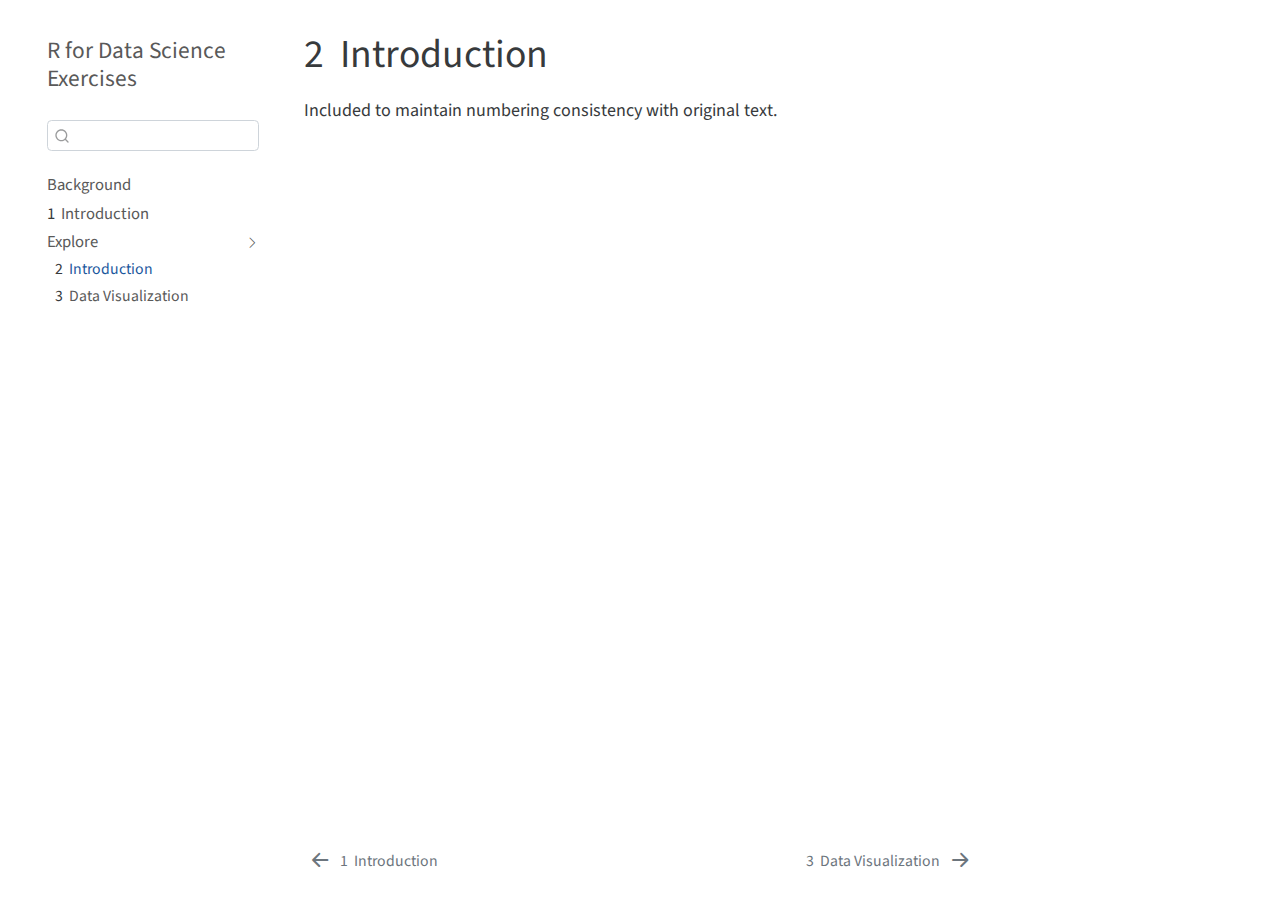
<file: docs/explore-introduction.html>
<!DOCTYPE html>
<html xmlns="http://www.w3.org/1999/xhtml" lang="en" xml:lang="en"><head>

<meta charset="utf-8">
<meta name="generator" content="quarto-1.0.38">

<meta name="viewport" content="width=device-width, initial-scale=1.0, user-scalable=yes">


<title>R for Data Science Exercises - 2&nbsp; Introduction</title>
<style>
code{white-space: pre-wrap;}
span.smallcaps{font-variant: small-caps;}
span.underline{text-decoration: underline;}
div.column{display: inline-block; vertical-align: top; width: 50%;}
div.hanging-indent{margin-left: 1.5em; text-indent: -1.5em;}
ul.task-list{list-style: none;}
</style>


<script src="site_libs/quarto-nav/quarto-nav.js"></script>
<script src="site_libs/quarto-nav/headroom.min.js"></script>
<script src="site_libs/clipboard/clipboard.min.js"></script>
<script src="site_libs/quarto-search/autocomplete.umd.js"></script>
<script src="site_libs/quarto-search/fuse.min.js"></script>
<script src="site_libs/quarto-search/quarto-search.js"></script>
<meta name="quarto:offset" content="./">
<link href="./data-visualization.html" rel="next">
<link href="./introduction.html" rel="prev">
<script src="site_libs/quarto-html/quarto.js"></script>
<script src="site_libs/quarto-html/popper.min.js"></script>
<script src="site_libs/quarto-html/tippy.umd.min.js"></script>
<script src="site_libs/quarto-html/anchor.min.js"></script>
<link href="site_libs/quarto-html/tippy.css" rel="stylesheet">
<link href="site_libs/quarto-html/quarto-syntax-highlighting.css" rel="stylesheet" id="quarto-text-highlighting-styles">
<script src="site_libs/bootstrap/bootstrap.min.js"></script>
<link href="site_libs/bootstrap/bootstrap-icons.css" rel="stylesheet">
<link href="site_libs/bootstrap/bootstrap.min.css" rel="stylesheet" id="quarto-bootstrap" data-mode="light">
<script id="quarto-search-options" type="application/json">{
  "location": "sidebar",
  "copy-button": false,
  "collapse-after": 3,
  "panel-placement": "start",
  "type": "textbox",
  "limit": 20,
  "language": {
    "search-no-results-text": "No results",
    "search-matching-documents-text": "matching documents",
    "search-copy-link-title": "Copy link to search",
    "search-hide-matches-text": "Hide additional matches",
    "search-more-match-text": "more match in this document",
    "search-more-matches-text": "more matches in this document",
    "search-clear-button-title": "Clear",
    "search-detached-cancel-button-title": "Cancel",
    "search-submit-button-title": "Submit"
  }
}</script>


<link rel="stylesheet" href="custom.css">
</head>

<body class="nav-sidebar floating">

<div id="quarto-search-results"></div>
  <header id="quarto-header" class="headroom fixed-top">
  <nav class="quarto-secondary-nav" data-bs-toggle="collapse" data-bs-target="#quarto-sidebar" aria-controls="quarto-sidebar" aria-expanded="false" aria-label="Toggle sidebar navigation" onclick="if (window.quartoToggleHeadroom) { window.quartoToggleHeadroom(); }">
    <div class="container-fluid d-flex justify-content-between">
      <h1 class="quarto-secondary-nav-title"><span class="chapter-number">2</span>&nbsp; <span class="chapter-title">Introduction</span></h1>
      <button type="button" class="quarto-btn-toggle btn" aria-label="Show secondary navigation">
        <i class="bi bi-chevron-right"></i>
      </button>
    </div>
  </nav>
</header>
<!-- content -->
<div id="quarto-content" class="quarto-container page-columns page-rows-contents page-layout-article">
<!-- sidebar -->
  <nav id="quarto-sidebar" class="sidebar collapse sidebar-navigation floating overflow-auto">
    <div class="pt-lg-2 mt-2 text-left sidebar-header">
    <div class="sidebar-title mb-0 py-0">
      <a href="./">R for Data Science Exercises</a> 
    </div>
      </div>
      <div class="mt-2 flex-shrink-0 align-items-center">
        <div class="sidebar-search">
        <div id="quarto-search" class="" title="Search"></div>
        </div>
      </div>
    <div class="sidebar-menu-container"> 
    <ul class="list-unstyled mt-1">
        <li class="sidebar-item">
  <div class="sidebar-item-container"> 
  <a href="./index.html" class="sidebar-item-text sidebar-link">Background</a>
  </div>
</li>
        <li class="sidebar-item">
  <div class="sidebar-item-container"> 
  <a href="./introduction.html" class="sidebar-item-text sidebar-link"><span class="chapter-number">1</span>&nbsp; <span class="chapter-title">Introduction</span></a>
  </div>
</li>
        <li class="sidebar-item sidebar-item-section">
      <div class="sidebar-item-container"> 
            <a class="sidebar-item-text sidebar-link text-start" data-bs-toggle="collapse" data-bs-target="#quarto-sidebar-section-1" aria-expanded="true">Explore</a>
          <a class="sidebar-item-toggle text-start" data-bs-toggle="collapse" data-bs-target="#quarto-sidebar-section-1" aria-expanded="true">
            <i class="bi bi-chevron-right ms-2"></i>
          </a> 
      </div>
      <ul id="quarto-sidebar-section-1" class="collapse list-unstyled sidebar-section depth1 show">  
          <li class="sidebar-item">
  <div class="sidebar-item-container"> 
  <a href="./explore-introduction.html" class="sidebar-item-text sidebar-link active"><span class="chapter-number">2</span>&nbsp; <span class="chapter-title">Introduction</span></a>
  </div>
</li>
          <li class="sidebar-item">
  <div class="sidebar-item-container"> 
  <a href="./data-visualization.html" class="sidebar-item-text sidebar-link"><span class="chapter-number">3</span>&nbsp; <span class="chapter-title">Data Visualization</span></a>
  </div>
</li>
      </ul>
  </li>
    </ul>
    </div>
</nav>
<!-- margin-sidebar -->
    <div id="quarto-margin-sidebar" class="sidebar margin-sidebar">
        
    </div>
<!-- main -->
<main class="content" id="quarto-document-content">

<header id="title-block-header" class="quarto-title-block default">
<div class="quarto-title">
<h1 class="title d-none d-lg-block"><span class="chapter-number">2</span>&nbsp; <span class="chapter-title">Introduction</span></h1>
</div>



<div class="quarto-title-meta">

    
    
  </div>
  

</header>

<p>Included to maintain numbering consistency with original text.</p>



</main> <!-- /main -->
<script id="quarto-html-after-body" type="application/javascript">
window.document.addEventListener("DOMContentLoaded", function (event) {
  const toggleBodyColorMode = (bsSheetEl) => {
    const mode = bsSheetEl.getAttribute("data-mode");
    const bodyEl = window.document.querySelector("body");
    if (mode === "dark") {
      bodyEl.classList.add("quarto-dark");
      bodyEl.classList.remove("quarto-light");
    } else {
      bodyEl.classList.add("quarto-light");
      bodyEl.classList.remove("quarto-dark");
    }
  }
  const toggleBodyColorPrimary = () => {
    const bsSheetEl = window.document.querySelector("link#quarto-bootstrap");
    if (bsSheetEl) {
      toggleBodyColorMode(bsSheetEl);
    }
  }
  toggleBodyColorPrimary();  
  const icon = "";
  const anchorJS = new window.AnchorJS();
  anchorJS.options = {
    placement: 'right',
    icon: icon
  };
  anchorJS.add('.anchored');
  const clipboard = new window.ClipboardJS('.code-copy-button', {
    target: function(trigger) {
      return trigger.previousElementSibling;
    }
  });
  clipboard.on('success', function(e) {
    // button target
    const button = e.trigger;
    // don't keep focus
    button.blur();
    // flash "checked"
    button.classList.add('code-copy-button-checked');
    var currentTitle = button.getAttribute("title");
    button.setAttribute("title", "Copied!");
    setTimeout(function() {
      button.setAttribute("title", currentTitle);
      button.classList.remove('code-copy-button-checked');
    }, 1000);
    // clear code selection
    e.clearSelection();
  });
  function tippyHover(el, contentFn) {
    const config = {
      allowHTML: true,
      content: contentFn,
      maxWidth: 500,
      delay: 100,
      arrow: false,
      appendTo: function(el) {
          return el.parentElement;
      },
      interactive: true,
      interactiveBorder: 10,
      theme: 'quarto',
      placement: 'bottom-start'
    };
    window.tippy(el, config); 
  }
  const noterefs = window.document.querySelectorAll('a[role="doc-noteref"]');
  for (var i=0; i<noterefs.length; i++) {
    const ref = noterefs[i];
    tippyHover(ref, function() {
      let href = ref.getAttribute('href');
      try { href = new URL(href).hash; } catch {}
      const id = href.replace(/^#\/?/, "");
      const note = window.document.getElementById(id);
      return note.innerHTML;
    });
  }
  var bibliorefs = window.document.querySelectorAll('a[role="doc-biblioref"]');
  for (var i=0; i<bibliorefs.length; i++) {
    const ref = bibliorefs[i];
    const cites = ref.parentNode.getAttribute('data-cites').split(' ');
    tippyHover(ref, function() {
      var popup = window.document.createElement('div');
      cites.forEach(function(cite) {
        var citeDiv = window.document.createElement('div');
        citeDiv.classList.add('hanging-indent');
        citeDiv.classList.add('csl-entry');
        var biblioDiv = window.document.getElementById('ref-' + cite);
        if (biblioDiv) {
          citeDiv.innerHTML = biblioDiv.innerHTML;
        }
        popup.appendChild(citeDiv);
      });
      return popup.innerHTML;
    });
  }
});
</script>
<nav class="page-navigation">
  <div class="nav-page nav-page-previous">
      <a href="./introduction.html" class="pagination-link">
        <i class="bi bi-arrow-left-short"></i> <span class="nav-page-text"><span class="chapter-number">1</span>&nbsp; <span class="chapter-title">Introduction</span></span>
      </a>          
  </div>
  <div class="nav-page nav-page-next">
      <a href="./data-visualization.html" class="pagination-link">
        <span class="nav-page-text"><span class="chapter-number">3</span>&nbsp; <span class="chapter-title">Data Visualization</span></span> <i class="bi bi-arrow-right-short"></i>
      </a>
  </div>
</nav>
</div> <!-- /content -->



</body></html>
</file>
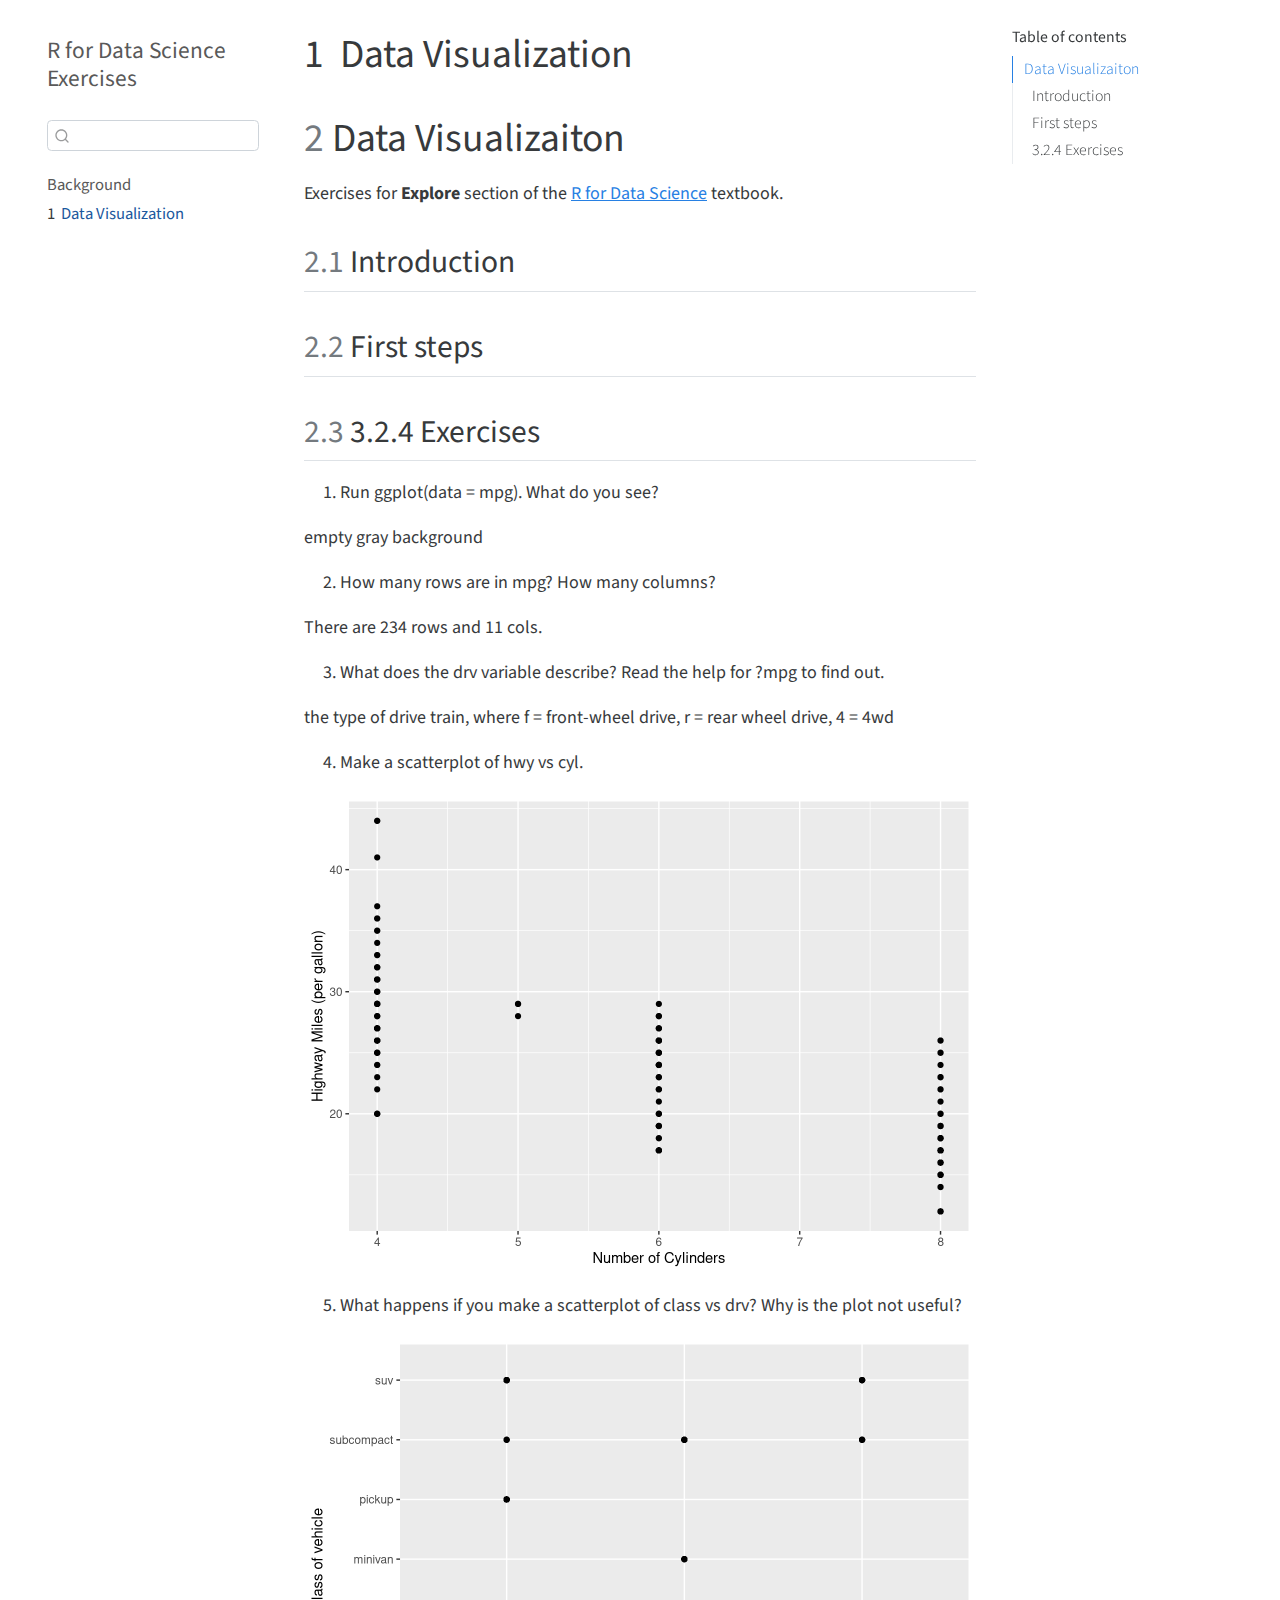
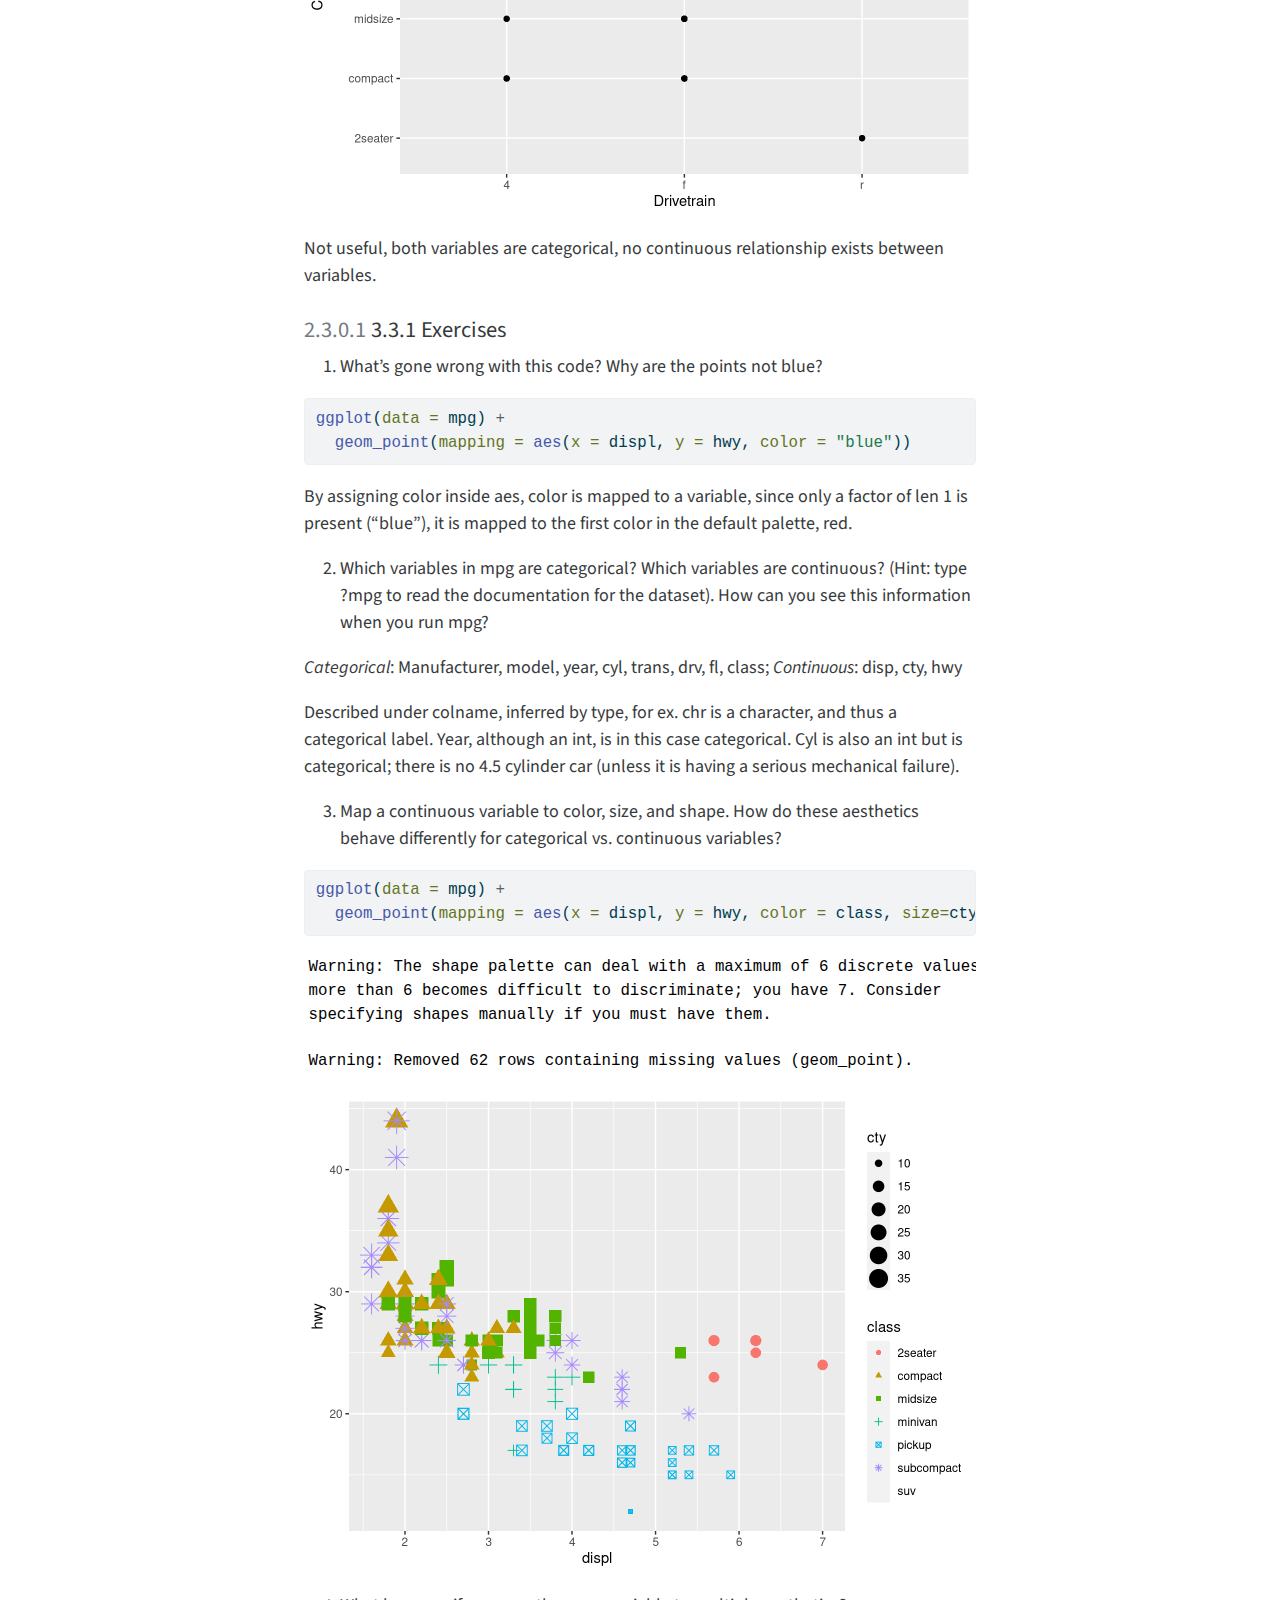
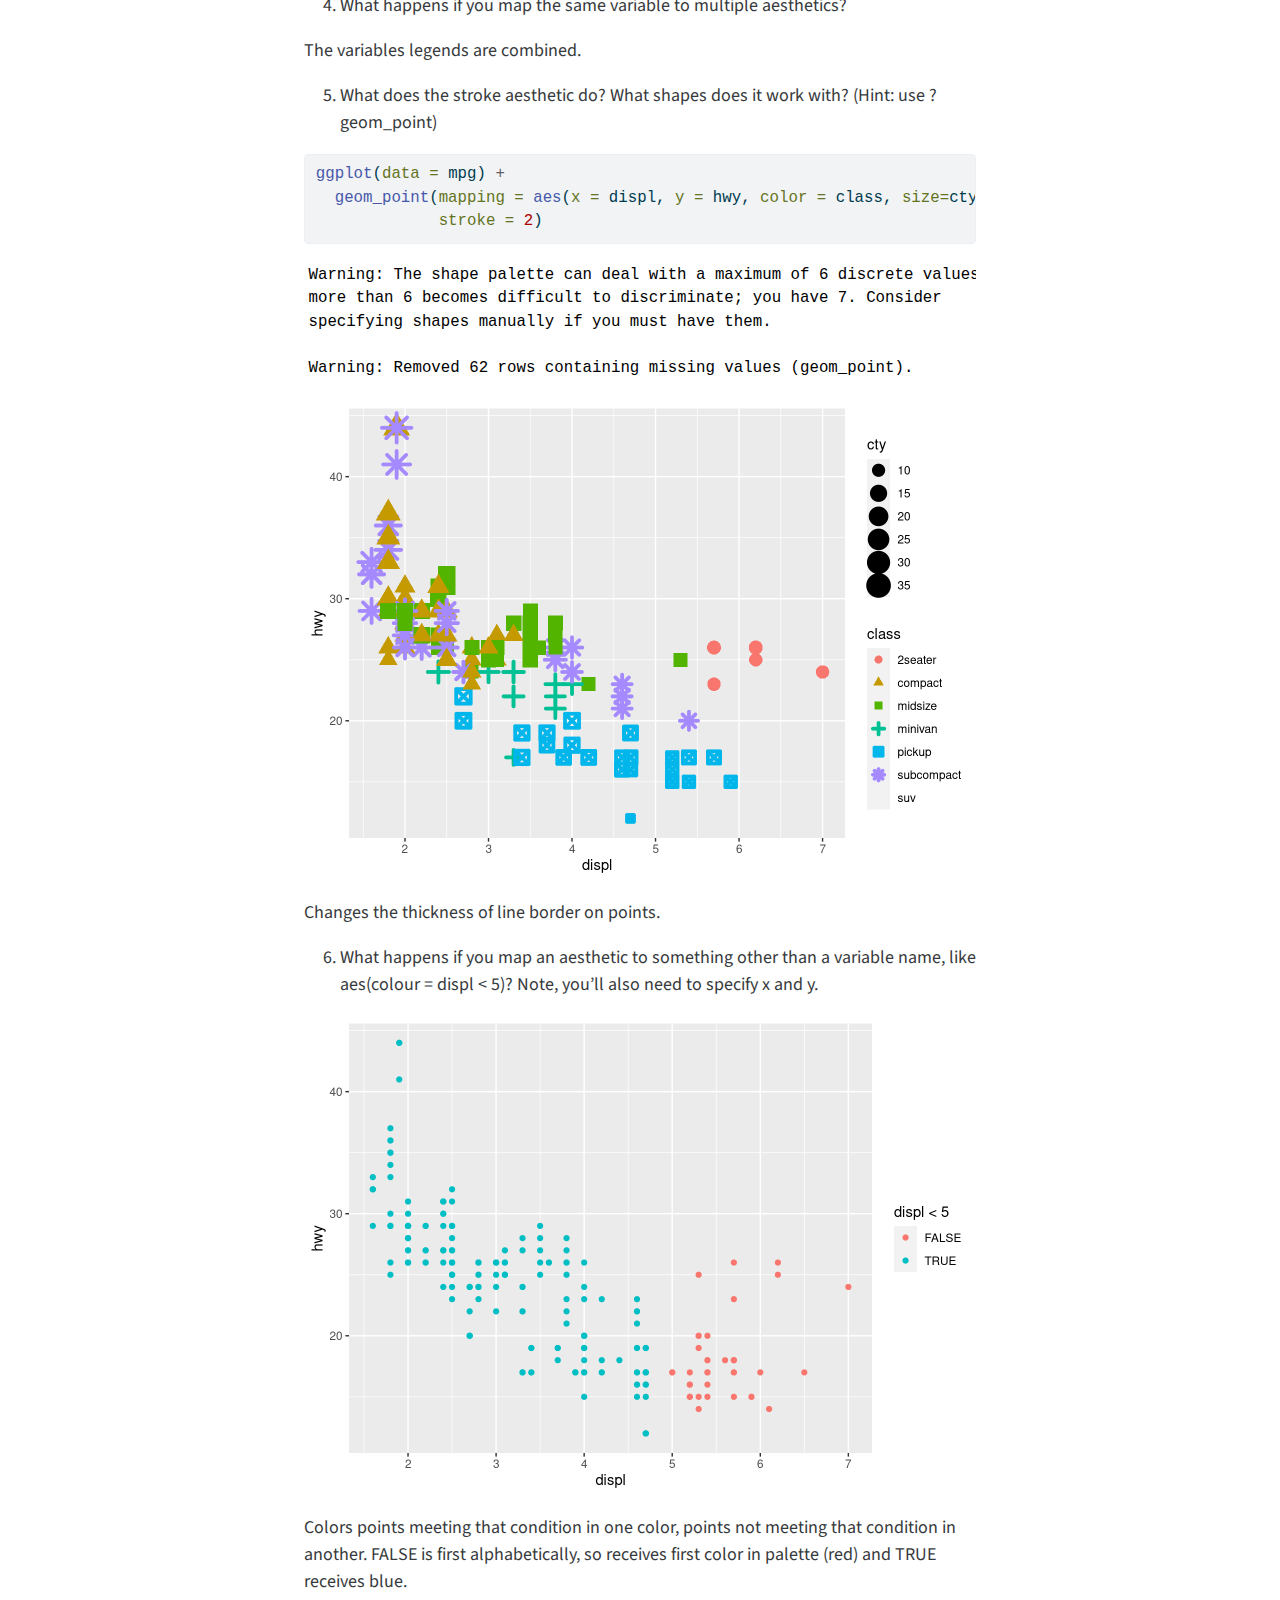
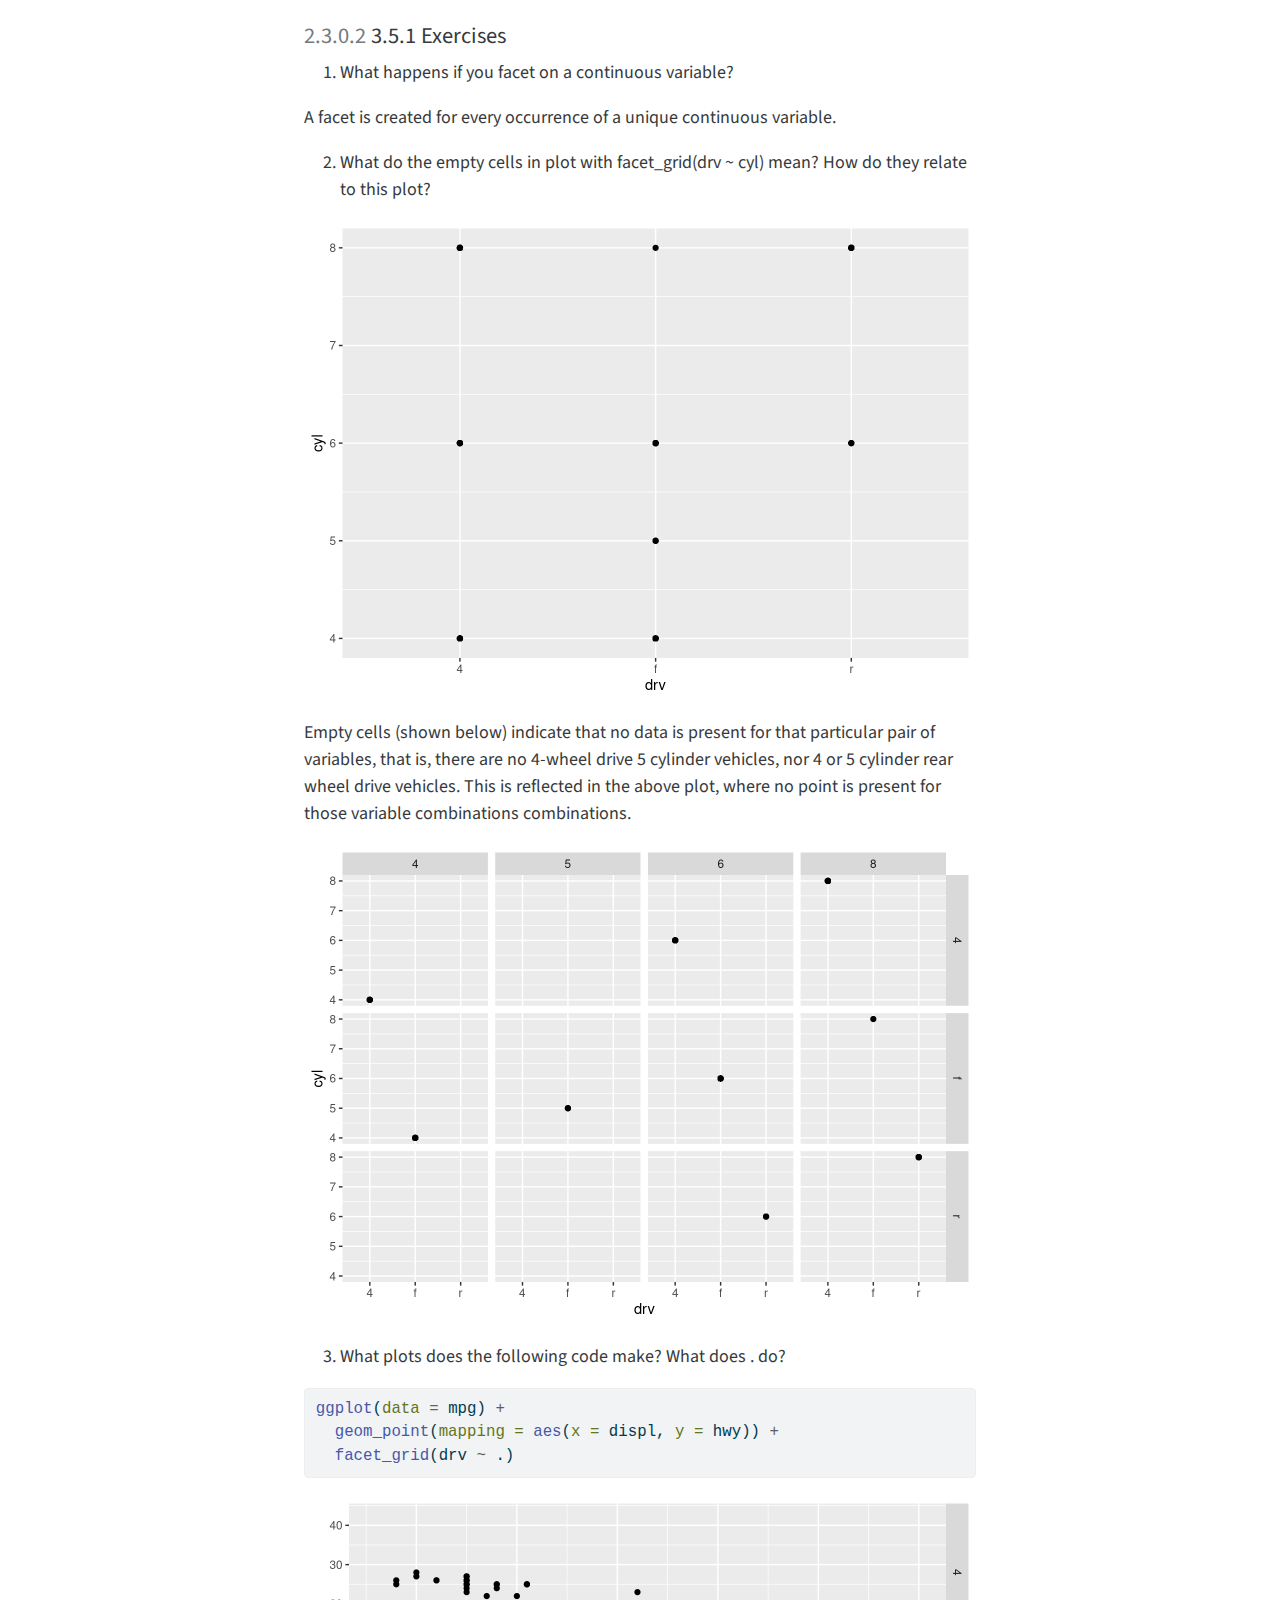
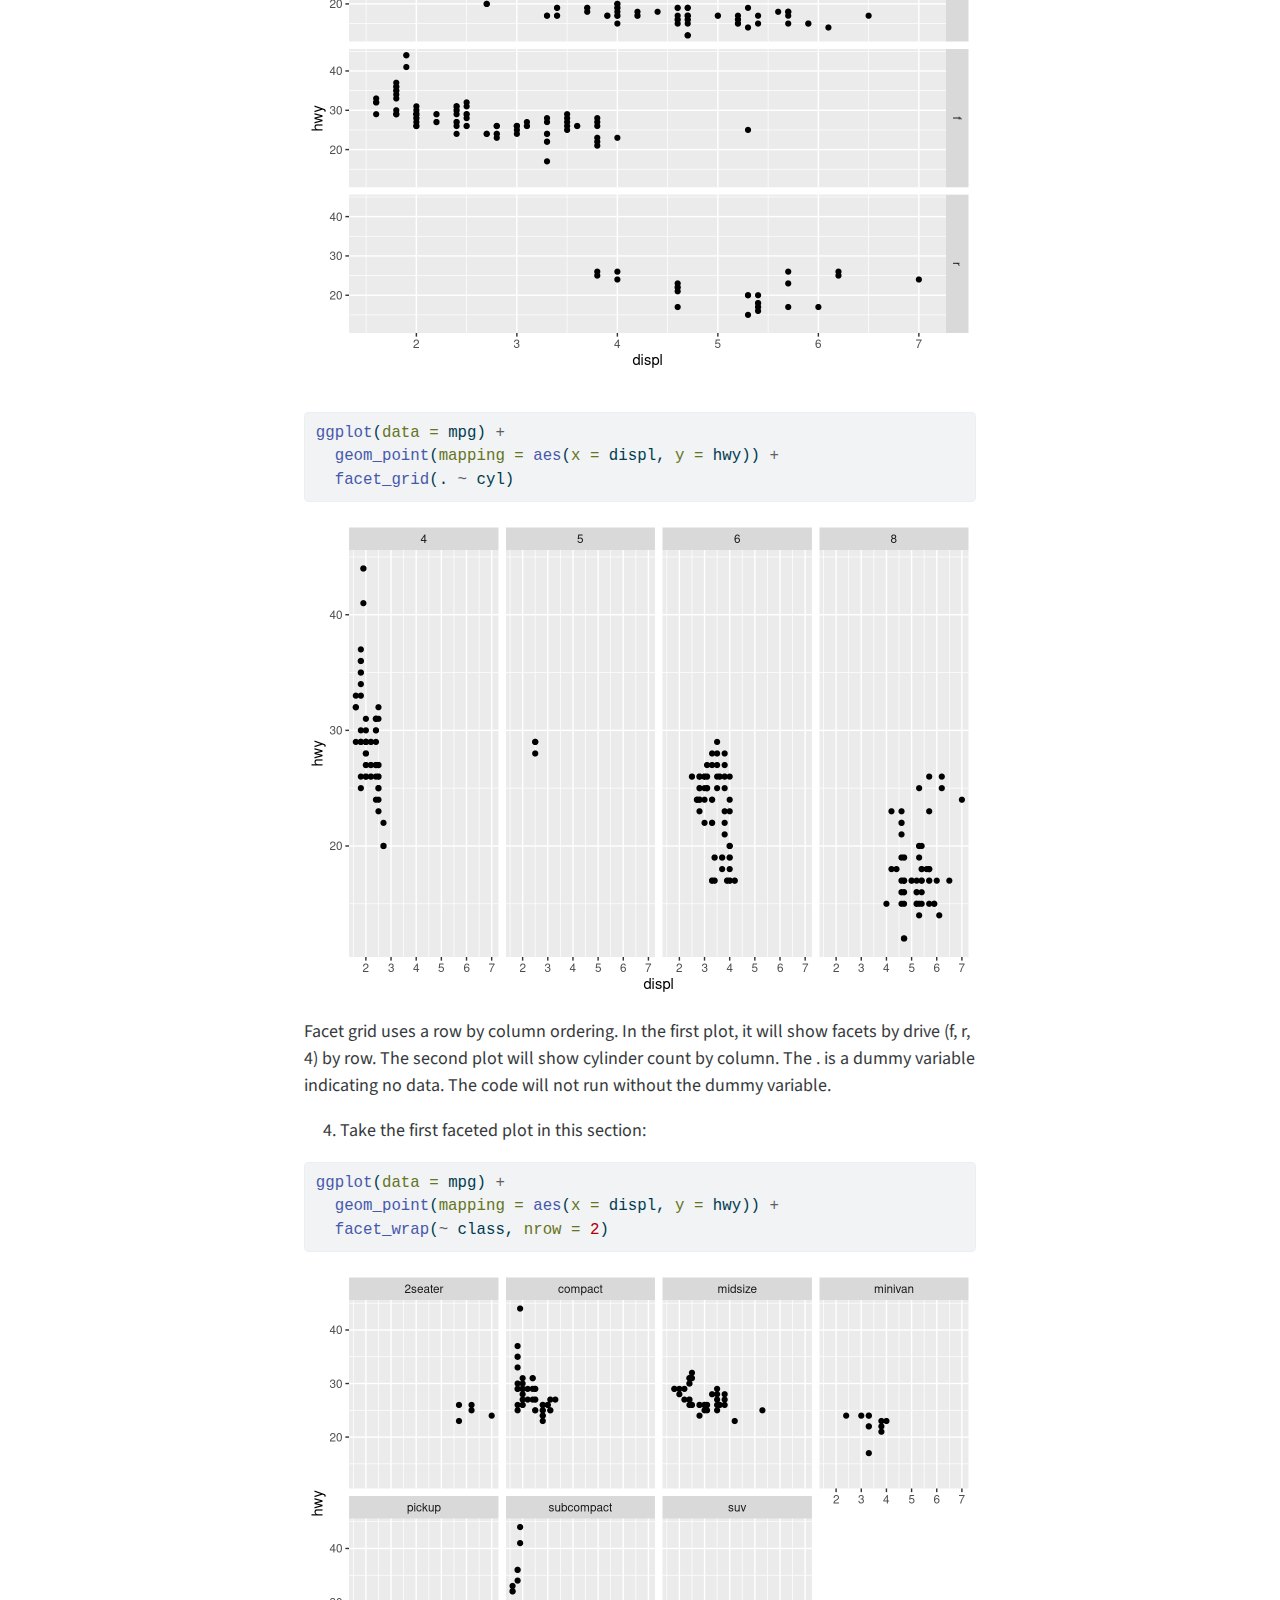
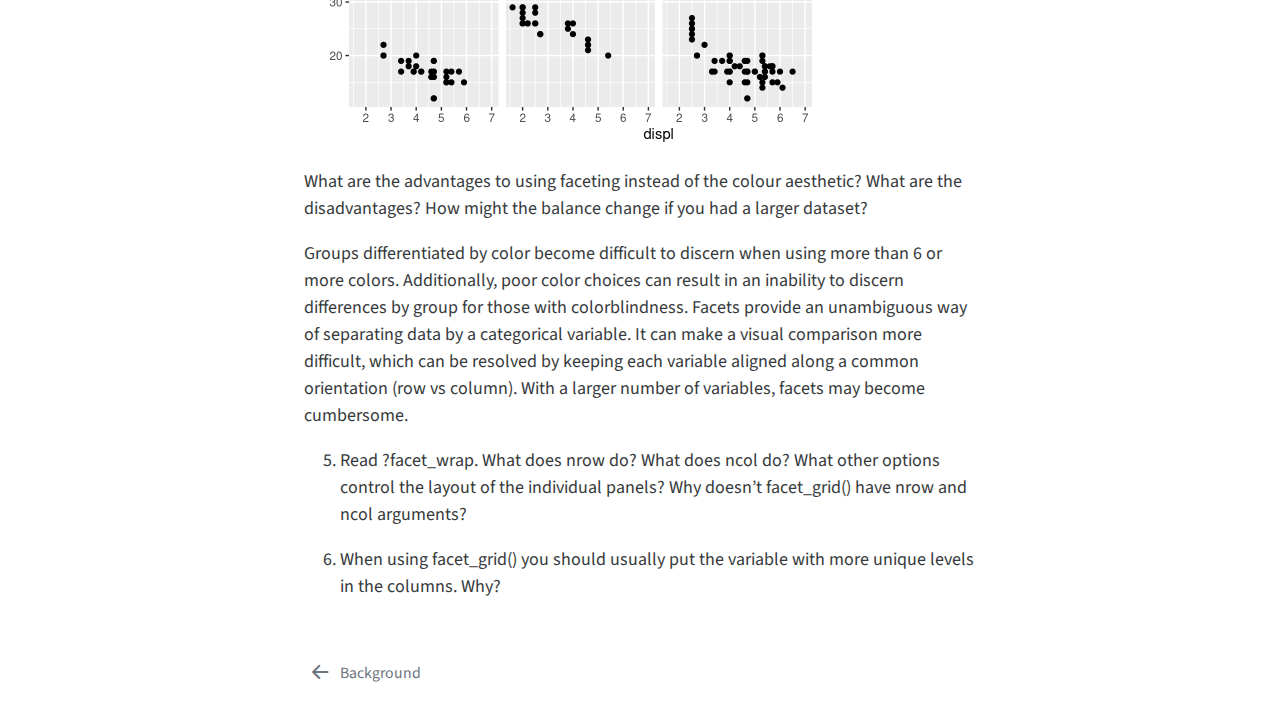
<file: docs/explore.html>
<!DOCTYPE html>
<html xmlns="http://www.w3.org/1999/xhtml" lang="en" xml:lang="en"><head>

<meta charset="utf-8">
<meta name="generator" content="quarto-1.0.38">

<meta name="viewport" content="width=device-width, initial-scale=1.0, user-scalable=yes">


<title>R for Data Science Exercises - 1&nbsp; Data Visualization</title>
<style>
code{white-space: pre-wrap;}
span.smallcaps{font-variant: small-caps;}
span.underline{text-decoration: underline;}
div.column{display: inline-block; vertical-align: top; width: 50%;}
div.hanging-indent{margin-left: 1.5em; text-indent: -1.5em;}
ul.task-list{list-style: none;}
pre > code.sourceCode { white-space: pre; position: relative; }
pre > code.sourceCode > span { display: inline-block; line-height: 1.25; }
pre > code.sourceCode > span:empty { height: 1.2em; }
.sourceCode { overflow: visible; }
code.sourceCode > span { color: inherit; text-decoration: inherit; }
div.sourceCode { margin: 1em 0; }
pre.sourceCode { margin: 0; }
@media screen {
div.sourceCode { overflow: auto; }
}
@media print {
pre > code.sourceCode { white-space: pre-wrap; }
pre > code.sourceCode > span { text-indent: -5em; padding-left: 5em; }
}
pre.numberSource code
  { counter-reset: source-line 0; }
pre.numberSource code > span
  { position: relative; left: -4em; counter-increment: source-line; }
pre.numberSource code > span > a:first-child::before
  { content: counter(source-line);
    position: relative; left: -1em; text-align: right; vertical-align: baseline;
    border: none; display: inline-block;
    -webkit-touch-callout: none; -webkit-user-select: none;
    -khtml-user-select: none; -moz-user-select: none;
    -ms-user-select: none; user-select: none;
    padding: 0 4px; width: 4em;
    color: #aaaaaa;
  }
pre.numberSource { margin-left: 3em; border-left: 1px solid #aaaaaa;  padding-left: 4px; }
div.sourceCode
  {   }
@media screen {
pre > code.sourceCode > span > a:first-child::before { text-decoration: underline; }
}
code span.al { color: #ff0000; font-weight: bold; } /* Alert */
code span.an { color: #60a0b0; font-weight: bold; font-style: italic; } /* Annotation */
code span.at { color: #7d9029; } /* Attribute */
code span.bn { color: #40a070; } /* BaseN */
code span.bu { } /* BuiltIn */
code span.cf { color: #007020; font-weight: bold; } /* ControlFlow */
code span.ch { color: #4070a0; } /* Char */
code span.cn { color: #880000; } /* Constant */
code span.co { color: #60a0b0; font-style: italic; } /* Comment */
code span.cv { color: #60a0b0; font-weight: bold; font-style: italic; } /* CommentVar */
code span.do { color: #ba2121; font-style: italic; } /* Documentation */
code span.dt { color: #902000; } /* DataType */
code span.dv { color: #40a070; } /* DecVal */
code span.er { color: #ff0000; font-weight: bold; } /* Error */
code span.ex { } /* Extension */
code span.fl { color: #40a070; } /* Float */
code span.fu { color: #06287e; } /* Function */
code span.im { } /* Import */
code span.in { color: #60a0b0; font-weight: bold; font-style: italic; } /* Information */
code span.kw { color: #007020; font-weight: bold; } /* Keyword */
code span.op { color: #666666; } /* Operator */
code span.ot { color: #007020; } /* Other */
code span.pp { color: #bc7a00; } /* Preprocessor */
code span.sc { color: #4070a0; } /* SpecialChar */
code span.ss { color: #bb6688; } /* SpecialString */
code span.st { color: #4070a0; } /* String */
code span.va { color: #19177c; } /* Variable */
code span.vs { color: #4070a0; } /* VerbatimString */
code span.wa { color: #60a0b0; font-weight: bold; font-style: italic; } /* Warning */
</style>


<script src="site_libs/quarto-nav/quarto-nav.js"></script>
<script src="site_libs/quarto-nav/headroom.min.js"></script>
<script src="site_libs/clipboard/clipboard.min.js"></script>
<script src="site_libs/quarto-search/autocomplete.umd.js"></script>
<script src="site_libs/quarto-search/fuse.min.js"></script>
<script src="site_libs/quarto-search/quarto-search.js"></script>
<meta name="quarto:offset" content="./">
<link href="./index.html" rel="prev">
<script src="site_libs/quarto-html/quarto.js"></script>
<script src="site_libs/quarto-html/popper.min.js"></script>
<script src="site_libs/quarto-html/tippy.umd.min.js"></script>
<script src="site_libs/quarto-html/anchor.min.js"></script>
<link href="site_libs/quarto-html/tippy.css" rel="stylesheet">
<link href="site_libs/quarto-html/quarto-syntax-highlighting.css" rel="stylesheet" id="quarto-text-highlighting-styles">
<script src="site_libs/bootstrap/bootstrap.min.js"></script>
<link href="site_libs/bootstrap/bootstrap-icons.css" rel="stylesheet">
<link href="site_libs/bootstrap/bootstrap.min.css" rel="stylesheet" id="quarto-bootstrap" data-mode="light">
<script id="quarto-search-options" type="application/json">{
  "location": "sidebar",
  "copy-button": false,
  "collapse-after": 3,
  "panel-placement": "start",
  "type": "textbox",
  "limit": 20,
  "language": {
    "search-no-results-text": "No results",
    "search-matching-documents-text": "matching documents",
    "search-copy-link-title": "Copy link to search",
    "search-hide-matches-text": "Hide additional matches",
    "search-more-match-text": "more match in this document",
    "search-more-matches-text": "more matches in this document",
    "search-clear-button-title": "Clear",
    "search-detached-cancel-button-title": "Cancel",
    "search-submit-button-title": "Submit"
  }
}</script>


</head>

<body class="nav-sidebar floating">

<div id="quarto-search-results"></div>
  <header id="quarto-header" class="headroom fixed-top">
  <nav class="quarto-secondary-nav" data-bs-toggle="collapse" data-bs-target="#quarto-sidebar" aria-controls="quarto-sidebar" aria-expanded="false" aria-label="Toggle sidebar navigation" onclick="if (window.quartoToggleHeadroom) { window.quartoToggleHeadroom(); }">
    <div class="container-fluid d-flex justify-content-between">
      <h1 class="quarto-secondary-nav-title"><span class="chapter-number">1</span>&nbsp; <span class="chapter-title">Data Visualization</span></h1>
      <button type="button" class="quarto-btn-toggle btn" aria-label="Show secondary navigation">
        <i class="bi bi-chevron-right"></i>
      </button>
    </div>
  </nav>
</header>
<!-- content -->
<div id="quarto-content" class="quarto-container page-columns page-rows-contents page-layout-article">
<!-- sidebar -->
  <nav id="quarto-sidebar" class="sidebar collapse sidebar-navigation floating overflow-auto">
    <div class="pt-lg-2 mt-2 text-left sidebar-header">
    <div class="sidebar-title mb-0 py-0">
      <a href="./">R for Data Science Exercises</a> 
    </div>
      </div>
      <div class="mt-2 flex-shrink-0 align-items-center">
        <div class="sidebar-search">
        <div id="quarto-search" class="" title="Search"></div>
        </div>
      </div>
    <div class="sidebar-menu-container"> 
    <ul class="list-unstyled mt-1">
        <li class="sidebar-item">
  <div class="sidebar-item-container"> 
  <a href="./index.html" class="sidebar-item-text sidebar-link">Background</a>
  </div>
</li>
        <li class="sidebar-item">
  <div class="sidebar-item-container"> 
  <a href="./explore.html" class="sidebar-item-text sidebar-link active"><span class="chapter-number">1</span>&nbsp; <span class="chapter-title">Data Visualization</span></a>
  </div>
</li>
    </ul>
    </div>
</nav>
<!-- margin-sidebar -->
    <div id="quarto-margin-sidebar" class="sidebar margin-sidebar">
        <nav id="TOC" role="doc-toc">
    <h2 id="toc-title">Table of contents</h2>
   
  <ul>
  <li><a href="#data-visualizaiton" id="toc-data-visualizaiton" class="nav-link active" data-scroll-target="#data-visualizaiton"> <span class="header-section-number">2</span> Data Visualizaiton</a>
  <ul class="collapse">
  <li><a href="#introduction" id="toc-introduction" class="nav-link" data-scroll-target="#introduction"> <span class="header-section-number">2.1</span> Introduction</a></li>
  <li><a href="#first-steps" id="toc-first-steps" class="nav-link" data-scroll-target="#first-steps"> <span class="header-section-number">2.2</span> First steps</a></li>
  <li><a href="#exercises" id="toc-exercises" class="nav-link" data-scroll-target="#exercises"> <span class="header-section-number">2.3</span> 3.2.4 Exercises</a></li>
  </ul></li>
  </ul>
</nav>
    </div>
<!-- main -->
<main class="content" id="quarto-document-content">

<header id="title-block-header" class="quarto-title-block default">
<div class="quarto-title">
<h1 class="title d-none d-lg-block"><span class="chapter-number">1</span>&nbsp; <span class="chapter-title">Data Visualization</span></h1>
</div>



<div class="quarto-title-meta">

    
    
  </div>
  

</header>

<section id="data-visualizaiton" class="level1" data-number="2">
<h1 data-number="2"><span class="header-section-number">2</span> Data Visualizaiton</h1>
<p>Exercises for <strong>Explore</strong> section of the <a href="https://r4ds.had.co.nz/">R for Data Science</a> textbook.</p>
<section id="introduction" class="level2" data-number="2.1">
<h2 data-number="2.1" class="anchored" data-anchor-id="introduction"><span class="header-section-number">2.1</span> Introduction</h2>
</section>
<section id="first-steps" class="level2" data-number="2.2">
<h2 data-number="2.2" class="anchored" data-anchor-id="first-steps"><span class="header-section-number">2.2</span> First steps</h2>
</section>
<section id="exercises" class="level2" data-number="2.3">
<h2 data-number="2.3" class="anchored" data-anchor-id="exercises"><span class="header-section-number">2.3</span> 3.2.4 Exercises</h2>
<ol type="1">
<li>Run ggplot(data = mpg). What do you see?</li>
</ol>
<p>empty gray background</p>
<ol start="2" type="1">
<li>How many rows are in mpg? How many columns?</li>
</ol>
<p>There are 234 rows and 11 cols.</p>
<ol start="3" type="1">
<li>What does the drv variable describe? Read the help for ?mpg to find out.</li>
</ol>
<p>the type of drive train, where f = front-wheel drive, r = rear wheel drive, 4 = 4wd</p>
<ol start="4" type="1">
<li>Make a scatterplot of hwy vs cyl.</li>
</ol>
<div class="cell">
<div class="cell-output-display">
<p><img src="explore_files/figure-html/scatter-1.png" class="img-fluid" width="672"></p>
</div>
</div>
<ol start="5" type="1">
<li>What happens if you make a scatterplot of class vs drv? Why is the plot not useful?</li>
</ol>
<div class="cell">
<div class="cell-output-display">
<p><img src="explore_files/figure-html/scatter-class-drv-1.png" class="img-fluid" width="672"></p>
</div>
</div>
<p>Not useful, both variables are categorical, no continuous relationship exists between variables.</p>
<section id="exercises-1" class="level4" data-number="2.3.0.1">
<h4 data-number="2.3.0.1" class="anchored" data-anchor-id="exercises-1"><span class="header-section-number">2.3.0.1</span> 3.3.1 Exercises</h4>
<ol type="1">
<li>What’s gone wrong with this code? Why are the points not blue?</li>
</ol>
<div class="cell">
<div class="sourceCode cell-code" id="cb1"><pre class="sourceCode r code-with-copy"><code class="sourceCode r"><span id="cb1-1"><a href="#cb1-1" aria-hidden="true" tabindex="-1"></a><span class="fu">ggplot</span>(<span class="at">data =</span> mpg) <span class="sc">+</span> </span>
<span id="cb1-2"><a href="#cb1-2" aria-hidden="true" tabindex="-1"></a>  <span class="fu">geom_point</span>(<span class="at">mapping =</span> <span class="fu">aes</span>(<span class="at">x =</span> displ, <span class="at">y =</span> hwy, <span class="at">color =</span> <span class="st">"blue"</span>))</span></code><button title="Copy to Clipboard" class="code-copy-button"><i class="bi"></i></button></pre></div>
</div>
<p>By assigning color inside aes, color is mapped to a variable, since only a factor of len 1 is present (“blue”), it is mapped to the first color in the default palette, red.</p>
<ol start="2" type="1">
<li>Which variables in mpg are categorical? Which variables are continuous? (Hint: type ?mpg to read the documentation for the dataset). How can you see this information when you run mpg?</li>
</ol>
<p><em>Categorical</em>: Manufacturer, model, year, cyl, trans, drv, fl, class; <em>Continuous</em>: disp, cty, hwy</p>
<p>Described under colname, inferred by type, for ex. chr is a character, and thus a categorical label. Year, although an int, is in this case categorical. Cyl is also an int but is categorical; there is no 4.5 cylinder car (unless it is having a serious mechanical failure).</p>
<ol start="3" type="1">
<li>Map a continuous variable to color, size, and shape. How do these aesthetics behave differently for categorical vs.&nbsp;continuous variables?</li>
</ol>
<div class="cell">
<div class="sourceCode cell-code" id="cb2"><pre class="sourceCode r code-with-copy"><code class="sourceCode r"><span id="cb2-1"><a href="#cb2-1" aria-hidden="true" tabindex="-1"></a><span class="fu">ggplot</span>(<span class="at">data =</span> mpg) <span class="sc">+</span> </span>
<span id="cb2-2"><a href="#cb2-2" aria-hidden="true" tabindex="-1"></a>  <span class="fu">geom_point</span>(<span class="at">mapping =</span> <span class="fu">aes</span>(<span class="at">x =</span> displ, <span class="at">y =</span> hwy, <span class="at">color =</span> class, <span class="at">size=</span>cty, <span class="at">shape =</span> class))</span></code><button title="Copy to Clipboard" class="code-copy-button"><i class="bi"></i></button></pre></div>
<div class="cell-output cell-output-stderr">
<pre><code>Warning: The shape palette can deal with a maximum of 6 discrete values because
more than 6 becomes difficult to discriminate; you have 7. Consider
specifying shapes manually if you must have them.</code></pre>
</div>
<div class="cell-output cell-output-stderr">
<pre><code>Warning: Removed 62 rows containing missing values (geom_point).</code></pre>
</div>
<div class="cell-output-display">
<p><img src="explore_files/figure-html/map-explore-1.png" class="img-fluid" width="672"></p>
</div>
</div>
<ol start="4" type="1">
<li>What happens if you map the same variable to multiple aesthetics?</li>
</ol>
<p>The variables legends are combined.</p>
<ol start="5" type="1">
<li>What does the stroke aesthetic do? What shapes does it work with? (Hint: use ?geom_point)</li>
</ol>
<div class="cell">
<div class="sourceCode cell-code" id="cb5"><pre class="sourceCode r code-with-copy"><code class="sourceCode r"><span id="cb5-1"><a href="#cb5-1" aria-hidden="true" tabindex="-1"></a><span class="fu">ggplot</span>(<span class="at">data =</span> mpg) <span class="sc">+</span> </span>
<span id="cb5-2"><a href="#cb5-2" aria-hidden="true" tabindex="-1"></a>  <span class="fu">geom_point</span>(<span class="at">mapping =</span> <span class="fu">aes</span>(<span class="at">x =</span> displ, <span class="at">y =</span> hwy, <span class="at">color =</span> class, <span class="at">size=</span>cty, <span class="at">shape =</span> class),</span>
<span id="cb5-3"><a href="#cb5-3" aria-hidden="true" tabindex="-1"></a>             <span class="at">stroke =</span> <span class="dv">2</span>)</span></code><button title="Copy to Clipboard" class="code-copy-button"><i class="bi"></i></button></pre></div>
<div class="cell-output cell-output-stderr">
<pre><code>Warning: The shape palette can deal with a maximum of 6 discrete values because
more than 6 becomes difficult to discriminate; you have 7. Consider
specifying shapes manually if you must have them.</code></pre>
</div>
<div class="cell-output cell-output-stderr">
<pre><code>Warning: Removed 62 rows containing missing values (geom_point).</code></pre>
</div>
<div class="cell-output-display">
<p><img src="explore_files/figure-html/stroke-1.png" class="img-fluid" width="672"></p>
</div>
</div>
<p>Changes the thickness of line border on points.</p>
<ol start="6" type="1">
<li>What happens if you map an aesthetic to something other than a variable name, like aes(colour = displ &lt; 5)? Note, you’ll also need to specify x and y.</li>
</ol>
<div class="cell">
<div class="cell-output-display">
<p><img src="explore_files/figure-html/conditional-map-1.png" class="img-fluid" width="672"></p>
</div>
</div>
<p>Colors points meeting that condition in one color, points not meeting that condition in another. FALSE is first alphabetically, so receives first color in palette (red) and TRUE receives blue.</p>
</section>
<section id="exercises-2" class="level4" data-number="2.3.0.2">
<h4 data-number="2.3.0.2" class="anchored" data-anchor-id="exercises-2"><span class="header-section-number">2.3.0.2</span> 3.5.1 Exercises</h4>
<ol type="1">
<li>What happens if you facet on a continuous variable?</li>
</ol>
<p>A facet is created for every occurrence of a unique continuous variable.</p>
<ol start="2" type="1">
<li>What do the empty cells in plot with facet_grid(drv ~ cyl) mean? How do they relate to this plot?</li>
</ol>
<div class="cell">
<div class="cell-output-display">
<p><img src="explore_files/figure-html/no-facet-grid-1.png" class="img-fluid" width="672"></p>
</div>
</div>
<p>Empty cells (shown below) indicate that no data is present for that particular pair of variables, that is, there are no 4-wheel drive 5 cylinder vehicles, nor 4 or 5 cylinder rear wheel drive vehicles. This is reflected in the above plot, where no point is present for those variable combinations combinations.</p>
<div class="cell">
<div class="cell-output-display">
<p><img src="explore_files/figure-html/facet-grid-1.png" class="img-fluid" width="672"></p>
</div>
</div>
<ol start="3" type="1">
<li>What plots does the following code make? What does . do?</li>
</ol>
<div class="cell" data-execute="false">
<div class="sourceCode cell-code" id="cb8"><pre class="sourceCode r code-with-copy"><code class="sourceCode r"><span id="cb8-1"><a href="#cb8-1" aria-hidden="true" tabindex="-1"></a><span class="fu">ggplot</span>(<span class="at">data =</span> mpg) <span class="sc">+</span> </span>
<span id="cb8-2"><a href="#cb8-2" aria-hidden="true" tabindex="-1"></a>  <span class="fu">geom_point</span>(<span class="at">mapping =</span> <span class="fu">aes</span>(<span class="at">x =</span> displ, <span class="at">y =</span> hwy)) <span class="sc">+</span></span>
<span id="cb8-3"><a href="#cb8-3" aria-hidden="true" tabindex="-1"></a>  <span class="fu">facet_grid</span>(drv <span class="sc">~</span> .)</span></code><button title="Copy to Clipboard" class="code-copy-button"><i class="bi"></i></button></pre></div>
<div class="cell-output-display">
<p><img src="explore_files/figure-html/mystery-plot-1.png" class="img-fluid" width="672"></p>
</div>
<div class="sourceCode cell-code" id="cb9"><pre class="sourceCode r code-with-copy"><code class="sourceCode r"><span id="cb9-1"><a href="#cb9-1" aria-hidden="true" tabindex="-1"></a><span class="fu">ggplot</span>(<span class="at">data =</span> mpg) <span class="sc">+</span> </span>
<span id="cb9-2"><a href="#cb9-2" aria-hidden="true" tabindex="-1"></a>  <span class="fu">geom_point</span>(<span class="at">mapping =</span> <span class="fu">aes</span>(<span class="at">x =</span> displ, <span class="at">y =</span> hwy)) <span class="sc">+</span></span>
<span id="cb9-3"><a href="#cb9-3" aria-hidden="true" tabindex="-1"></a>  <span class="fu">facet_grid</span>(. <span class="sc">~</span> cyl)</span></code><button title="Copy to Clipboard" class="code-copy-button"><i class="bi"></i></button></pre></div>
<div class="cell-output-display">
<p><img src="explore_files/figure-html/mystery-plot-2.png" class="img-fluid" width="672"></p>
</div>
</div>
<p>Facet grid uses a row by column ordering. In the first plot, it will show facets by drive (f, r, 4) by row. The second plot will show cylinder count by column. The . is a dummy variable indicating no data. The code will not run without the dummy variable.</p>
<ol start="4" type="1">
<li>Take the first faceted plot in this section:</li>
</ol>
<div class="cell" data-execute="false">
<div class="sourceCode cell-code" id="cb10"><pre class="sourceCode r code-with-copy"><code class="sourceCode r"><span id="cb10-1"><a href="#cb10-1" aria-hidden="true" tabindex="-1"></a><span class="fu">ggplot</span>(<span class="at">data =</span> mpg) <span class="sc">+</span> </span>
<span id="cb10-2"><a href="#cb10-2" aria-hidden="true" tabindex="-1"></a>  <span class="fu">geom_point</span>(<span class="at">mapping =</span> <span class="fu">aes</span>(<span class="at">x =</span> displ, <span class="at">y =</span> hwy)) <span class="sc">+</span> </span>
<span id="cb10-3"><a href="#cb10-3" aria-hidden="true" tabindex="-1"></a>  <span class="fu">facet_wrap</span>(<span class="sc">~</span> class, <span class="at">nrow =</span> <span class="dv">2</span>)</span></code><button title="Copy to Clipboard" class="code-copy-button"><i class="bi"></i></button></pre></div>
<div class="cell-output-display">
<p><img src="explore_files/figure-html/facet-advantage-1.png" class="img-fluid" width="672"></p>
</div>
</div>
<p>What are the advantages to using faceting instead of the colour aesthetic? What are the disadvantages? How might the balance change if you had a larger dataset?</p>
<p>Groups differentiated by color become difficult to discern when using more than 6 or more colors. Additionally, poor color choices can result in an inability to discern differences by group for those with colorblindness. Facets provide an unambiguous way of separating data by a categorical variable. It can make a visual comparison more difficult, which can be resolved by keeping each variable aligned along a common orientation (row vs column). With a larger number of variables, facets may become cumbersome.</p>
<ol start="5" type="1">
<li><p>Read ?facet_wrap. What does nrow do? What does ncol do? What other options control the layout of the individual panels? Why doesn’t facet_grid() have nrow and ncol arguments?</p></li>
<li><p>When using facet_grid() you should usually put the variable with more unique levels in the columns. Why?</p></li>
</ol>


</section>
</section>
</section>

</main> <!-- /main -->
<script id="quarto-html-after-body" type="application/javascript">
window.document.addEventListener("DOMContentLoaded", function (event) {
  const toggleBodyColorMode = (bsSheetEl) => {
    const mode = bsSheetEl.getAttribute("data-mode");
    const bodyEl = window.document.querySelector("body");
    if (mode === "dark") {
      bodyEl.classList.add("quarto-dark");
      bodyEl.classList.remove("quarto-light");
    } else {
      bodyEl.classList.add("quarto-light");
      bodyEl.classList.remove("quarto-dark");
    }
  }
  const toggleBodyColorPrimary = () => {
    const bsSheetEl = window.document.querySelector("link#quarto-bootstrap");
    if (bsSheetEl) {
      toggleBodyColorMode(bsSheetEl);
    }
  }
  toggleBodyColorPrimary();  
  const icon = "";
  const anchorJS = new window.AnchorJS();
  anchorJS.options = {
    placement: 'right',
    icon: icon
  };
  anchorJS.add('.anchored');
  const clipboard = new window.ClipboardJS('.code-copy-button', {
    target: function(trigger) {
      return trigger.previousElementSibling;
    }
  });
  clipboard.on('success', function(e) {
    // button target
    const button = e.trigger;
    // don't keep focus
    button.blur();
    // flash "checked"
    button.classList.add('code-copy-button-checked');
    var currentTitle = button.getAttribute("title");
    button.setAttribute("title", "Copied!");
    setTimeout(function() {
      button.setAttribute("title", currentTitle);
      button.classList.remove('code-copy-button-checked');
    }, 1000);
    // clear code selection
    e.clearSelection();
  });
  function tippyHover(el, contentFn) {
    const config = {
      allowHTML: true,
      content: contentFn,
      maxWidth: 500,
      delay: 100,
      arrow: false,
      appendTo: function(el) {
          return el.parentElement;
      },
      interactive: true,
      interactiveBorder: 10,
      theme: 'quarto',
      placement: 'bottom-start'
    };
    window.tippy(el, config); 
  }
  const noterefs = window.document.querySelectorAll('a[role="doc-noteref"]');
  for (var i=0; i<noterefs.length; i++) {
    const ref = noterefs[i];
    tippyHover(ref, function() {
      let href = ref.getAttribute('href');
      try { href = new URL(href).hash; } catch {}
      const id = href.replace(/^#\/?/, "");
      const note = window.document.getElementById(id);
      return note.innerHTML;
    });
  }
  var bibliorefs = window.document.querySelectorAll('a[role="doc-biblioref"]');
  for (var i=0; i<bibliorefs.length; i++) {
    const ref = bibliorefs[i];
    const cites = ref.parentNode.getAttribute('data-cites').split(' ');
    tippyHover(ref, function() {
      var popup = window.document.createElement('div');
      cites.forEach(function(cite) {
        var citeDiv = window.document.createElement('div');
        citeDiv.classList.add('hanging-indent');
        citeDiv.classList.add('csl-entry');
        var biblioDiv = window.document.getElementById('ref-' + cite);
        if (biblioDiv) {
          citeDiv.innerHTML = biblioDiv.innerHTML;
        }
        popup.appendChild(citeDiv);
      });
      return popup.innerHTML;
    });
  }
});
</script>
<nav class="page-navigation">
  <div class="nav-page nav-page-previous">
      <a href="./index.html" class="pagination-link">
        <i class="bi bi-arrow-left-short"></i> <span class="nav-page-text">Background</span>
      </a>          
  </div>
  <div class="nav-page nav-page-next">
  </div>
</nav>
</div> <!-- /content -->



</body></html>
</file>
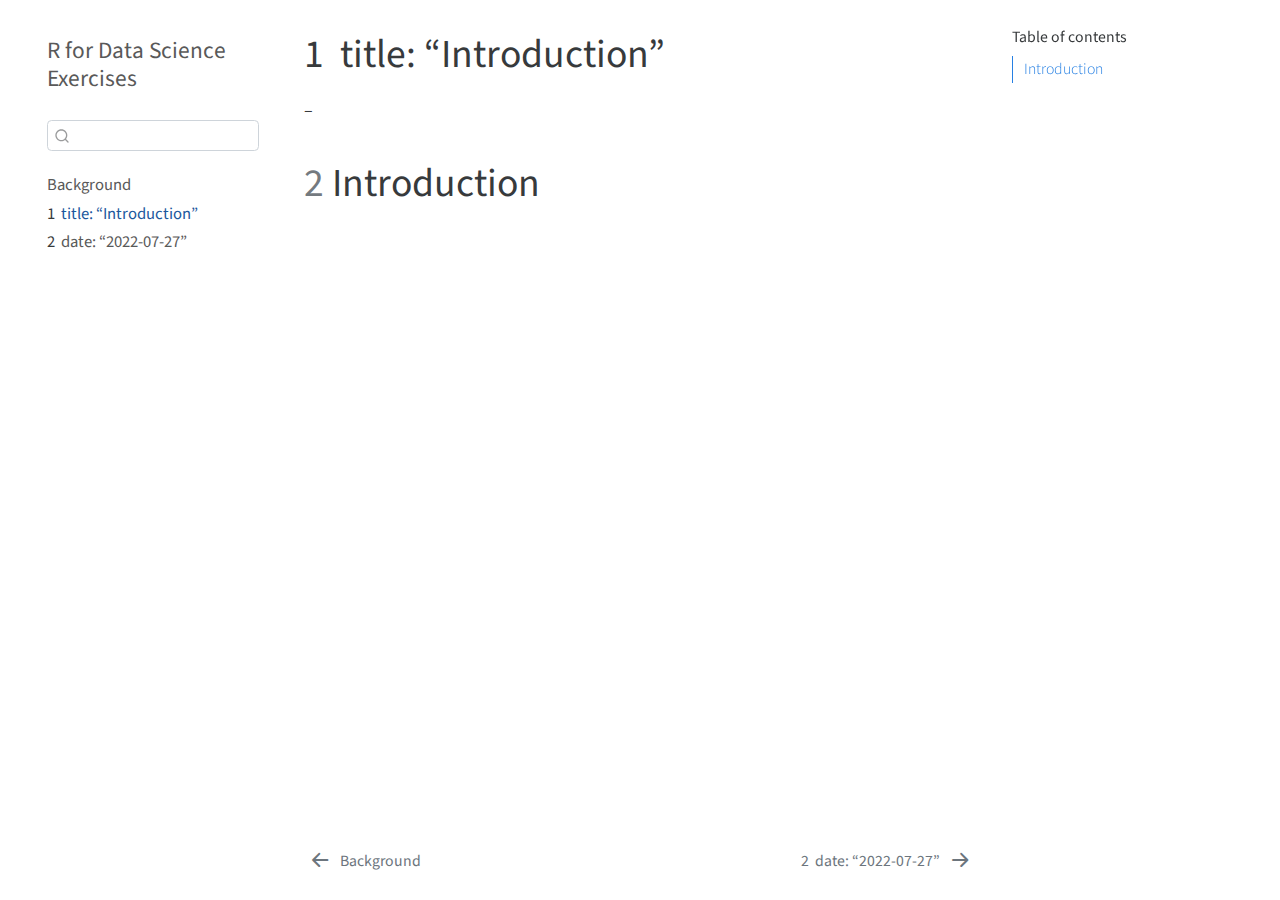
<file: docs/introduction.html>
<!DOCTYPE html>
<html xmlns="http://www.w3.org/1999/xhtml" lang="en" xml:lang="en"><head>

<meta charset="utf-8">
<meta name="generator" content="quarto-1.0.38">

<meta name="viewport" content="width=device-width, initial-scale=1.0, user-scalable=yes">


<title>R for Data Science Exercises - 1&nbsp; title: “Introduction”</title>
<style>
code{white-space: pre-wrap;}
span.smallcaps{font-variant: small-caps;}
span.underline{text-decoration: underline;}
div.column{display: inline-block; vertical-align: top; width: 50%;}
div.hanging-indent{margin-left: 1.5em; text-indent: -1.5em;}
ul.task-list{list-style: none;}
</style>


<script src="site_libs/quarto-nav/quarto-nav.js"></script>
<script src="site_libs/quarto-nav/headroom.min.js"></script>
<script src="site_libs/clipboard/clipboard.min.js"></script>
<script src="site_libs/quarto-search/autocomplete.umd.js"></script>
<script src="site_libs/quarto-search/fuse.min.js"></script>
<script src="site_libs/quarto-search/quarto-search.js"></script>
<meta name="quarto:offset" content="./">
<link href="./explore.html" rel="next">
<link href="./index.html" rel="prev">
<script src="site_libs/quarto-html/quarto.js"></script>
<script src="site_libs/quarto-html/popper.min.js"></script>
<script src="site_libs/quarto-html/tippy.umd.min.js"></script>
<script src="site_libs/quarto-html/anchor.min.js"></script>
<link href="site_libs/quarto-html/tippy.css" rel="stylesheet">
<link href="site_libs/quarto-html/quarto-syntax-highlighting.css" rel="stylesheet" id="quarto-text-highlighting-styles">
<script src="site_libs/bootstrap/bootstrap.min.js"></script>
<link href="site_libs/bootstrap/bootstrap-icons.css" rel="stylesheet">
<link href="site_libs/bootstrap/bootstrap.min.css" rel="stylesheet" id="quarto-bootstrap" data-mode="light">
<script id="quarto-search-options" type="application/json">{
  "location": "sidebar",
  "copy-button": false,
  "collapse-after": 3,
  "panel-placement": "start",
  "type": "textbox",
  "limit": 20,
  "language": {
    "search-no-results-text": "No results",
    "search-matching-documents-text": "matching documents",
    "search-copy-link-title": "Copy link to search",
    "search-hide-matches-text": "Hide additional matches",
    "search-more-match-text": "more match in this document",
    "search-more-matches-text": "more matches in this document",
    "search-clear-button-title": "Clear",
    "search-detached-cancel-button-title": "Cancel",
    "search-submit-button-title": "Submit"
  }
}</script>


</head>

<body class="nav-sidebar floating">

<div id="quarto-search-results"></div>
  <header id="quarto-header" class="headroom fixed-top">
  <nav class="quarto-secondary-nav" data-bs-toggle="collapse" data-bs-target="#quarto-sidebar" aria-controls="quarto-sidebar" aria-expanded="false" aria-label="Toggle sidebar navigation" onclick="if (window.quartoToggleHeadroom) { window.quartoToggleHeadroom(); }">
    <div class="container-fluid d-flex justify-content-between">
      <h1 class="quarto-secondary-nav-title"><span class="chapter-number">1</span>&nbsp; <span class="chapter-title">title: “Introduction”</span></h1>
      <button type="button" class="quarto-btn-toggle btn" aria-label="Show secondary navigation">
        <i class="bi bi-chevron-right"></i>
      </button>
    </div>
  </nav>
</header>
<!-- content -->
<div id="quarto-content" class="quarto-container page-columns page-rows-contents page-layout-article">
<!-- sidebar -->
  <nav id="quarto-sidebar" class="sidebar collapse sidebar-navigation floating overflow-auto">
    <div class="pt-lg-2 mt-2 text-left sidebar-header">
    <div class="sidebar-title mb-0 py-0">
      <a href="./">R for Data Science Exercises</a> 
    </div>
      </div>
      <div class="mt-2 flex-shrink-0 align-items-center">
        <div class="sidebar-search">
        <div id="quarto-search" class="" title="Search"></div>
        </div>
      </div>
    <div class="sidebar-menu-container"> 
    <ul class="list-unstyled mt-1">
        <li class="sidebar-item">
  <div class="sidebar-item-container"> 
  <a href="./index.html" class="sidebar-item-text sidebar-link">Background</a>
  </div>
</li>
        <li class="sidebar-item">
  <div class="sidebar-item-container"> 
  <a href="./introduction.html" class="sidebar-item-text sidebar-link active"><span class="chapter-number">1</span>&nbsp; <span class="chapter-title">title: “Introduction”</span></a>
  </div>
</li>
        <li class="sidebar-item">
  <div class="sidebar-item-container"> 
  <a href="./explore.html" class="sidebar-item-text sidebar-link"><span class="chapter-number">2</span>&nbsp; <span class="chapter-title">date: “2022-07-27”</span></a>
  </div>
</li>
    </ul>
    </div>
</nav>
<!-- margin-sidebar -->
    <div id="quarto-margin-sidebar" class="sidebar margin-sidebar">
        <nav id="TOC" role="doc-toc">
    <h2 id="toc-title">Table of contents</h2>
   
  <ul>
  <li><a href="#introduction" id="toc-introduction" class="nav-link active" data-scroll-target="#introduction"> <span class="header-section-number">2</span> Introduction</a></li>
  </ul>
</nav>
    </div>
<!-- main -->
<main class="content" id="quarto-document-content">

<header id="title-block-header" class="quarto-title-block default">
<div class="quarto-title">
<h1 class="title d-none d-lg-block"><span class="chapter-number">1</span>&nbsp; <span class="chapter-title">title: “Introduction”</span></h1>
</div>



<div class="quarto-title-meta">

    
    
  </div>
  

</header>

<p>–</p>
<section id="introduction" class="level1" data-number="2">
<h1 data-number="2"><span class="header-section-number">2</span> Introduction</h1>


</section>

</main> <!-- /main -->
<script id="quarto-html-after-body" type="application/javascript">
window.document.addEventListener("DOMContentLoaded", function (event) {
  const toggleBodyColorMode = (bsSheetEl) => {
    const mode = bsSheetEl.getAttribute("data-mode");
    const bodyEl = window.document.querySelector("body");
    if (mode === "dark") {
      bodyEl.classList.add("quarto-dark");
      bodyEl.classList.remove("quarto-light");
    } else {
      bodyEl.classList.add("quarto-light");
      bodyEl.classList.remove("quarto-dark");
    }
  }
  const toggleBodyColorPrimary = () => {
    const bsSheetEl = window.document.querySelector("link#quarto-bootstrap");
    if (bsSheetEl) {
      toggleBodyColorMode(bsSheetEl);
    }
  }
  toggleBodyColorPrimary();  
  const icon = "";
  const anchorJS = new window.AnchorJS();
  anchorJS.options = {
    placement: 'right',
    icon: icon
  };
  anchorJS.add('.anchored');
  const clipboard = new window.ClipboardJS('.code-copy-button', {
    target: function(trigger) {
      return trigger.previousElementSibling;
    }
  });
  clipboard.on('success', function(e) {
    // button target
    const button = e.trigger;
    // don't keep focus
    button.blur();
    // flash "checked"
    button.classList.add('code-copy-button-checked');
    var currentTitle = button.getAttribute("title");
    button.setAttribute("title", "Copied!");
    setTimeout(function() {
      button.setAttribute("title", currentTitle);
      button.classList.remove('code-copy-button-checked');
    }, 1000);
    // clear code selection
    e.clearSelection();
  });
  function tippyHover(el, contentFn) {
    const config = {
      allowHTML: true,
      content: contentFn,
      maxWidth: 500,
      delay: 100,
      arrow: false,
      appendTo: function(el) {
          return el.parentElement;
      },
      interactive: true,
      interactiveBorder: 10,
      theme: 'quarto',
      placement: 'bottom-start'
    };
    window.tippy(el, config); 
  }
  const noterefs = window.document.querySelectorAll('a[role="doc-noteref"]');
  for (var i=0; i<noterefs.length; i++) {
    const ref = noterefs[i];
    tippyHover(ref, function() {
      let href = ref.getAttribute('href');
      try { href = new URL(href).hash; } catch {}
      const id = href.replace(/^#\/?/, "");
      const note = window.document.getElementById(id);
      return note.innerHTML;
    });
  }
  var bibliorefs = window.document.querySelectorAll('a[role="doc-biblioref"]');
  for (var i=0; i<bibliorefs.length; i++) {
    const ref = bibliorefs[i];
    const cites = ref.parentNode.getAttribute('data-cites').split(' ');
    tippyHover(ref, function() {
      var popup = window.document.createElement('div');
      cites.forEach(function(cite) {
        var citeDiv = window.document.createElement('div');
        citeDiv.classList.add('hanging-indent');
        citeDiv.classList.add('csl-entry');
        var biblioDiv = window.document.getElementById('ref-' + cite);
        if (biblioDiv) {
          citeDiv.innerHTML = biblioDiv.innerHTML;
        }
        popup.appendChild(citeDiv);
      });
      return popup.innerHTML;
    });
  }
});
</script>
<nav class="page-navigation">
  <div class="nav-page nav-page-previous">
      <a href="./index.html" class="pagination-link">
        <i class="bi bi-arrow-left-short"></i> <span class="nav-page-text">Background</span>
      </a>          
  </div>
  <div class="nav-page nav-page-next">
      <a href="./explore.html" class="pagination-link">
        <span class="nav-page-text"><span class="chapter-number">2</span>&nbsp; <span class="chapter-title">date: “2022-07-27”</span></span> <i class="bi bi-arrow-right-short"></i>
      </a>
  </div>
</nav>
</div> <!-- /content -->



</body></html>
</file>
<file: docs/site_libs/quarto-html/tippy.css>
.tippy-box[data-animation=fade][data-state=hidden]{opacity:0}[data-tippy-root]{max-width:calc(100vw - 10px)}.tippy-box{position:relative;background-color:#333;color:#fff;border-radius:4px;font-size:14px;line-height:1.4;white-space:normal;outline:0;transition-property:transform,visibility,opacity}.tippy-box[data-placement^=top]>.tippy-arrow{bottom:0}.tippy-box[data-placement^=top]>.tippy-arrow:before{bottom:-7px;left:0;border-width:8px 8px 0;border-top-color:initial;transform-origin:center top}.tippy-box[data-placement^=bottom]>.tippy-arrow{top:0}.tippy-box[data-placement^=bottom]>.tippy-arrow:before{top:-7px;left:0;border-width:0 8px 8px;border-bottom-color:initial;transform-origin:center bottom}.tippy-box[data-placement^=left]>.tippy-arrow{right:0}.tippy-box[data-placement^=left]>.tippy-arrow:before{border-width:8px 0 8px 8px;border-left-color:initial;right:-7px;transform-origin:center left}.tippy-box[data-placement^=right]>.tippy-arrow{left:0}.tippy-box[data-placement^=right]>.tippy-arrow:before{left:-7px;border-width:8px 8px 8px 0;border-right-color:initial;transform-origin:center right}.tippy-box[data-inertia][data-state=visible]{transition-timing-function:cubic-bezier(.54,1.5,.38,1.11)}.tippy-arrow{width:16px;height:16px;color:#333}.tippy-arrow:before{content:"";position:absolute;border-color:transparent;border-style:solid}.tippy-content{position:relative;padding:5px 9px;z-index:1}
</file>
<file: docs/site_libs/quarto-html/quarto-syntax-highlighting.css>
/* quarto syntax highlight colors */
:root {
  --quarto-hl-ot-color: #003B4F;
  --quarto-hl-at-color: #657422;
  --quarto-hl-ss-color: #20794D;
  --quarto-hl-an-color: #5E5E5E;
  --quarto-hl-fu-color: #4758AB;
  --quarto-hl-st-color: #20794D;
  --quarto-hl-cf-color: #003B4F;
  --quarto-hl-op-color: #5E5E5E;
  --quarto-hl-er-color: #AD0000;
  --quarto-hl-bn-color: #AD0000;
  --quarto-hl-al-color: #AD0000;
  --quarto-hl-va-color: #111111;
  --quarto-hl-bu-color: inherit;
  --quarto-hl-ex-color: inherit;
  --quarto-hl-pp-color: #AD0000;
  --quarto-hl-in-color: #5E5E5E;
  --quarto-hl-vs-color: #20794D;
  --quarto-hl-wa-color: #5E5E5E;
  --quarto-hl-do-color: #5E5E5E;
  --quarto-hl-im-color: #00769E;
  --quarto-hl-ch-color: #20794D;
  --quarto-hl-dt-color: #AD0000;
  --quarto-hl-fl-color: #AD0000;
  --quarto-hl-co-color: #5E5E5E;
  --quarto-hl-cv-color: #5E5E5E;
  --quarto-hl-cn-color: #8f5902;
  --quarto-hl-sc-color: #5E5E5E;
  --quarto-hl-dv-color: #AD0000;
  --quarto-hl-kw-color: #003B4F;
}

/* other quarto variables */
:root {
  --quarto-font-monospace: SFMono-Regular, Menlo, Monaco, Consolas, "Liberation Mono", "Courier New", monospace;
}

pre > code.sourceCode > span {
  color: #003B4F;
}

code span {
  color: #003B4F;
}

code.sourceCode > span {
  color: #003B4F;
}

div.sourceCode,
div.sourceCode pre.sourceCode {
  color: #003B4F;
}

code span.ot {
  color: #003B4F;
}

code span.at {
  color: #657422;
}

code span.ss {
  color: #20794D;
}

code span.an {
  color: #5E5E5E;
}

code span.fu {
  color: #4758AB;
}

code span.st {
  color: #20794D;
}

code span.cf {
  color: #003B4F;
}

code span.op {
  color: #5E5E5E;
}

code span.er {
  color: #AD0000;
}

code span.bn {
  color: #AD0000;
}

code span.al {
  color: #AD0000;
}

code span.va {
  color: #111111;
}

code span.pp {
  color: #AD0000;
}

code span.in {
  color: #5E5E5E;
}

code span.vs {
  color: #20794D;
}

code span.wa {
  color: #5E5E5E;
  font-style: italic;
}

code span.do {
  color: #5E5E5E;
  font-style: italic;
}

code span.im {
  color: #00769E;
}

code span.ch {
  color: #20794D;
}

code span.dt {
  color: #AD0000;
}

code span.fl {
  color: #AD0000;
}

code span.co {
  color: #5E5E5E;
}

code span.cv {
  color: #5E5E5E;
  font-style: italic;
}

code span.cn {
  color: #8f5902;
}

code span.sc {
  color: #5E5E5E;
}

code span.dv {
  color: #AD0000;
}

code span.kw {
  color: #003B4F;
}

.prevent-inlining {
  content: "</";
}

/*# sourceMappingURL=debc5d5d77c3f9108843748ff7464032.css.map */
</file>
<file: docs/custom.css>
div.solve {
  padding: 1em;
  margin: 1em 0;
  padding-left: 80px;
  background-size: 50px;
  border-radius: 10px;
  background-repeat: no-repeat;
  background-position: 15px center;
  color: #000000;
  background-color: #ecf9eb;
  border: solid 5px #c2ebbe;
  background-image: url("./images/lightbulb.png");
}
</file>
